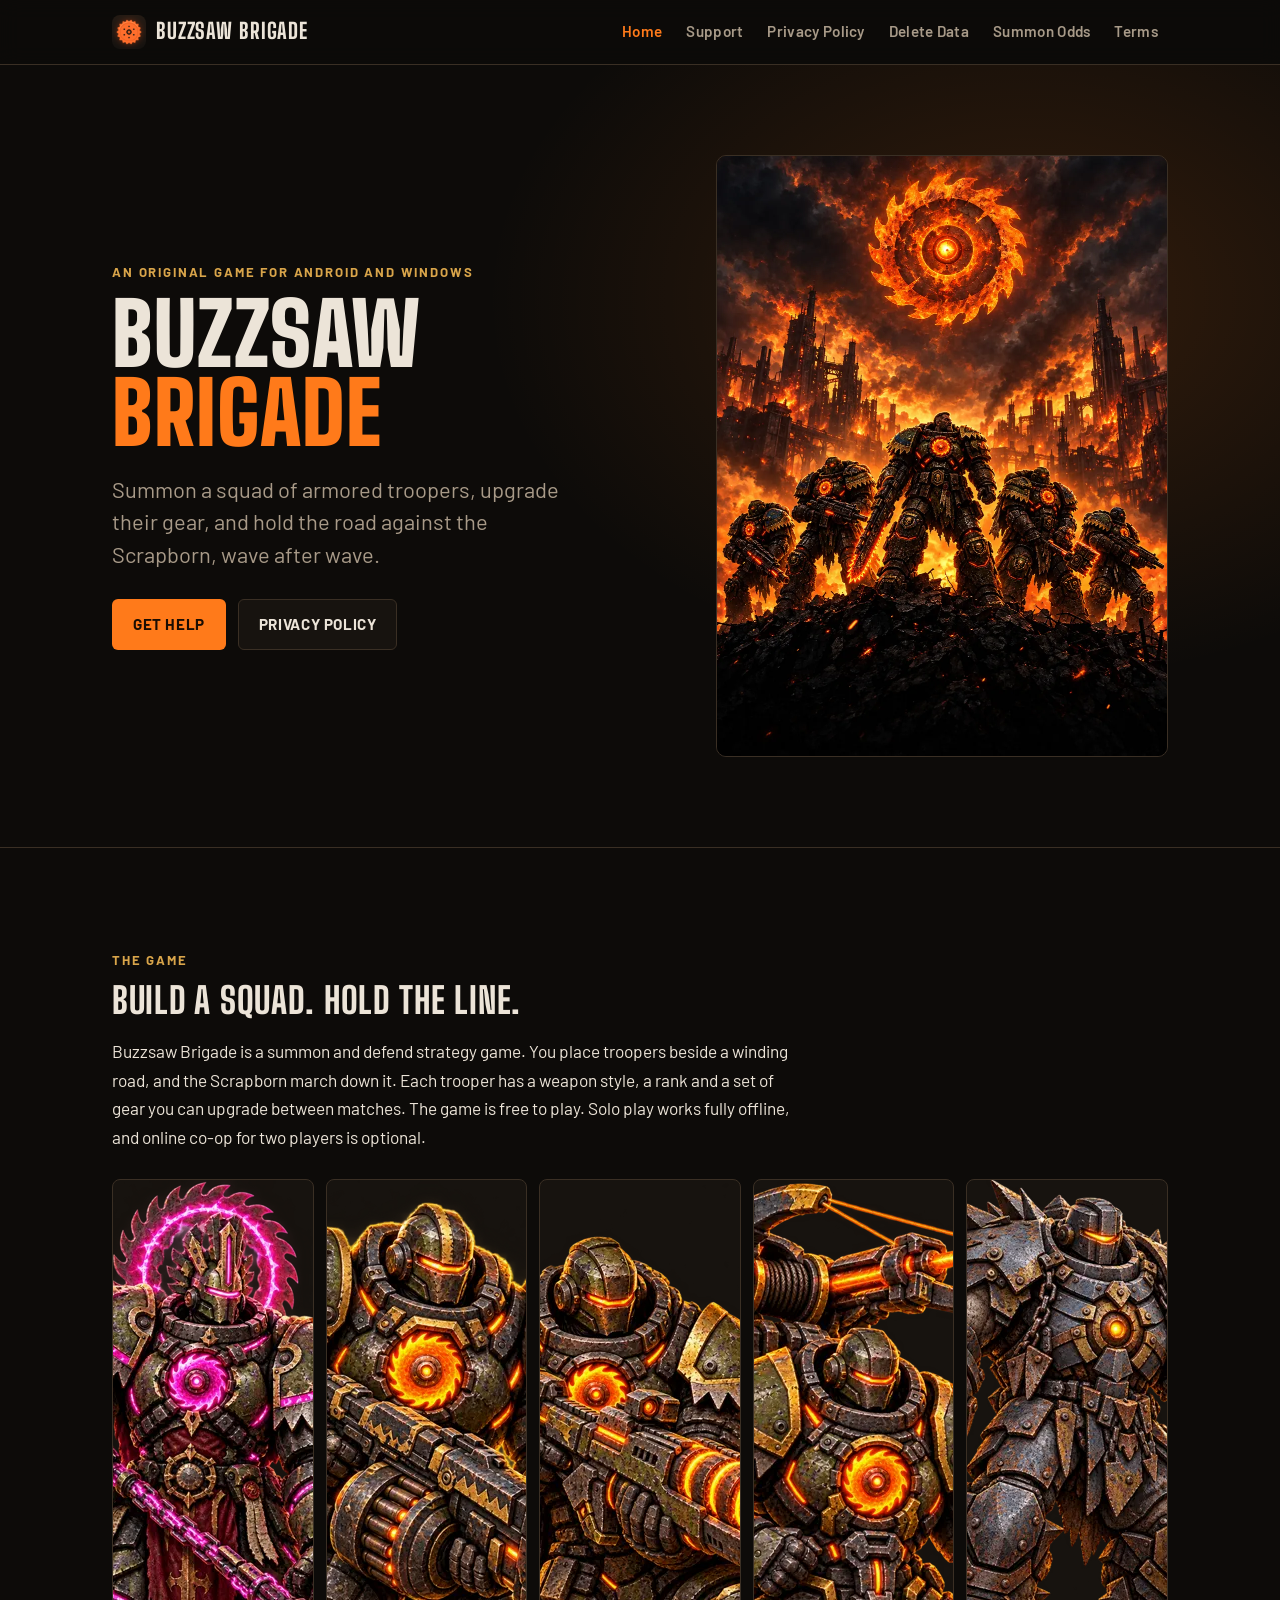
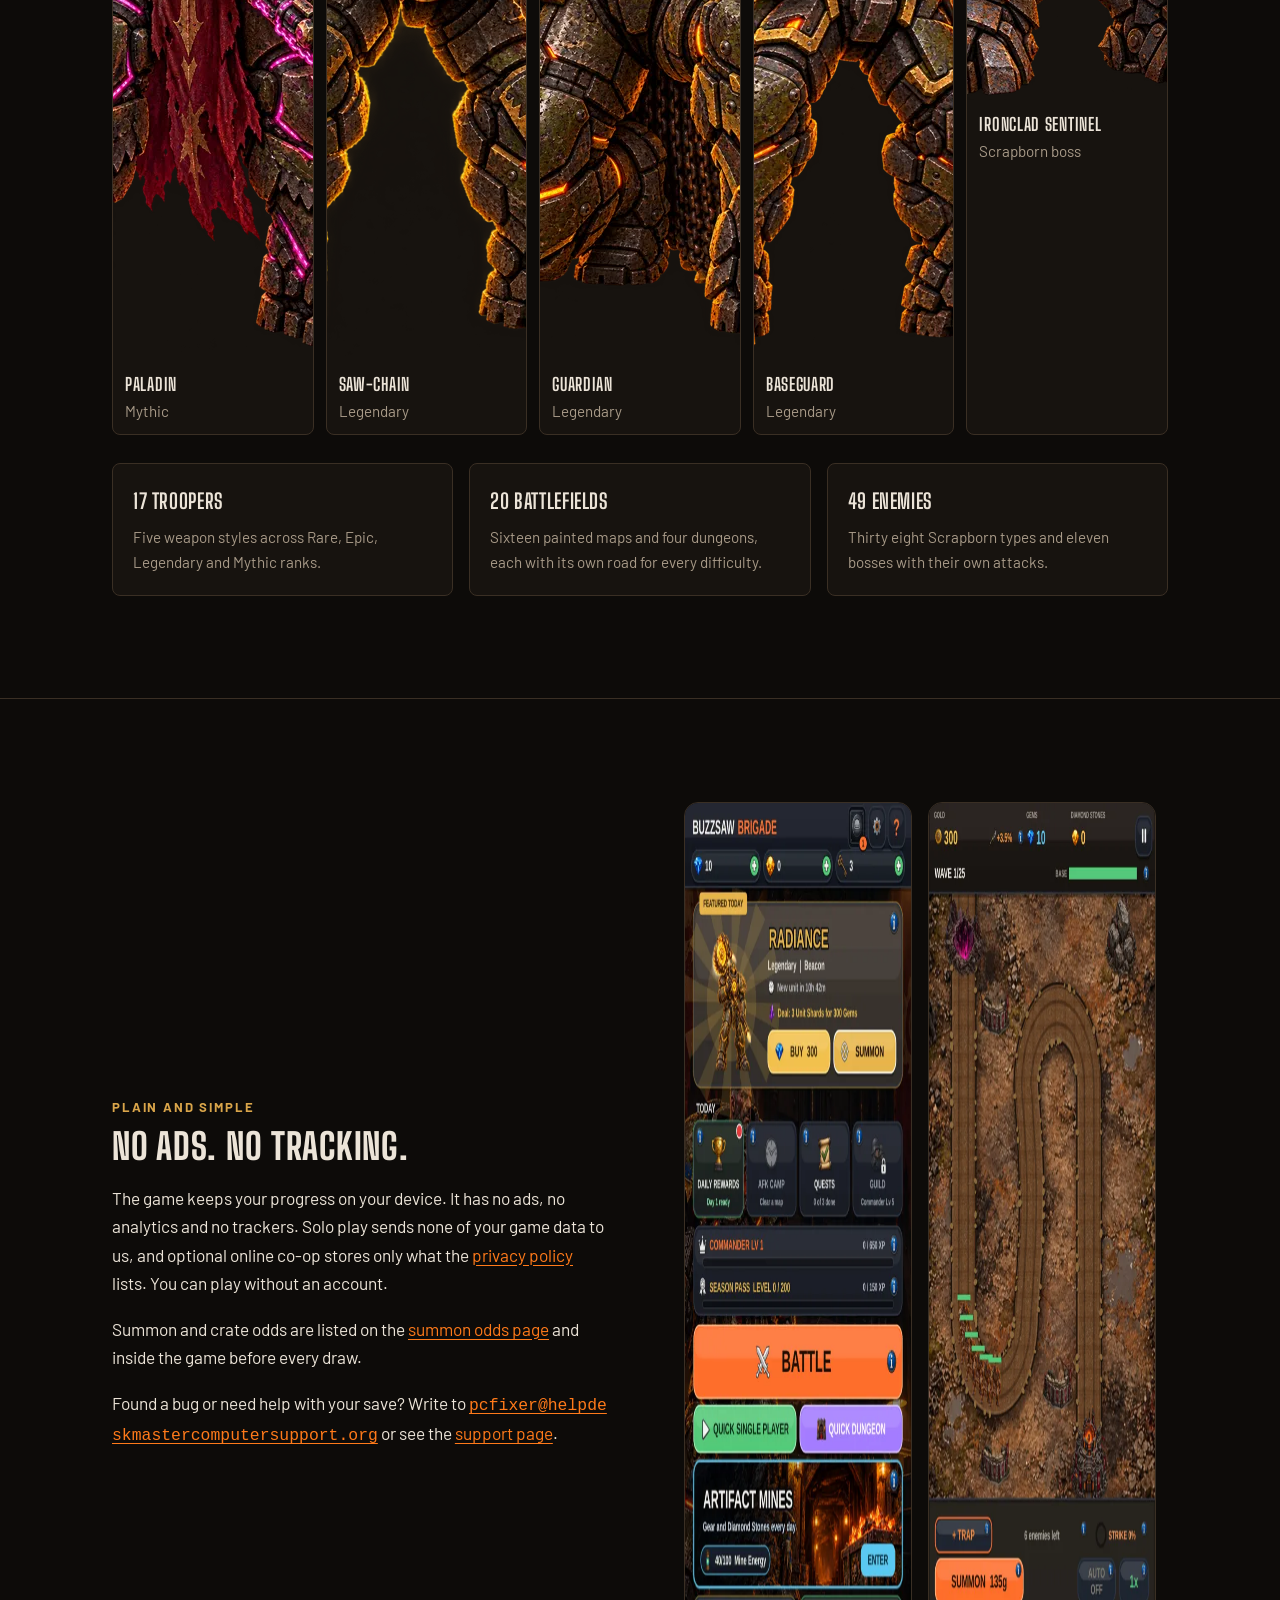
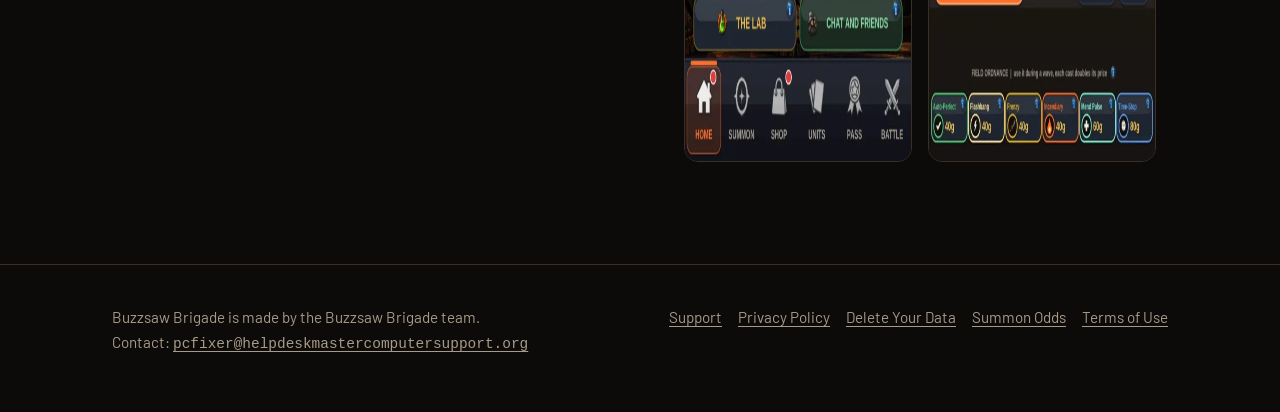
<file: index.html>
<!doctype html>
<html lang="en">
<head>
<meta charset="utf-8">
<meta name="viewport" content="width=device-width, initial-scale=1">
<title>Buzzsaw Brigade | Official site</title>
<meta name="description" content="Buzzsaw Brigade is a summon and defend strategy game for Android. Get help, read the privacy policy, and contact the developer.">
<link rel="canonical" href="https://buzzsawbrigade.github.io/">
<meta property="og:title" content="Buzzsaw Brigade | Official site">
<meta property="og:description" content="Buzzsaw Brigade is a summon and defend strategy game for Android. Get help, read the privacy policy, and contact the developer.">
<meta property="og:type" content="website">
<meta property="og:url" content="https://buzzsawbrigade.github.io/">
<meta property="og:image" content="https://buzzsawbrigade.github.io/img/og.jpg">
<meta name="theme-color" content="#0d0b09">
<link rel="icon" type="image/png" href="favicon.png">
<link rel="preconnect" href="https://fonts.googleapis.com">
<link rel="preconnect" href="https://fonts.gstatic.com" crossorigin>
<link href="https://fonts.googleapis.com/css2?family=Barlow:wght@400;600;700&family=Big+Shoulders+Display:wght@800;900&display=swap" rel="stylesheet">
<link rel="stylesheet" href="style.css">
</head>
<body>
<a class="skip" href="#main">Skip to content</a>
<header class="site-header">
  <div class="wrap">
    <a class="brand" href="index.html"><img src="img/icon-192.png" alt="" width="34" height="34"><span>Buzzsaw Brigade</span></a>
    <button class="menu-btn" type="button" aria-expanded="false" aria-controls="nav">Menu</button>
    <nav class="nav" id="nav" aria-label="Main"><a href="index.html" aria-current="page">Home</a><a href="support.html">Support</a><a href="privacy.html">Privacy Policy</a><a href="delete-data.html">Delete Data</a><a href="odds.html">Summon Odds</a><a href="terms.html">Terms</a></nav>
  </div>
</header>
<main id="main">
<section class="hero">
  <div class="wrap hero-grid">
    <div>
      <p class="kicker">An original game for Android and Windows</p>
      <h1>Buzzsaw <em>Brigade</em></h1>
      <p class="lead">Summon a squad of armored troopers, upgrade their gear, and hold the road against the Scrapborn, wave after wave.</p>
      <div class="btns">
        <a class="btn btn-primary" href="support.html">Get help</a>
        <a class="btn btn-ghost" href="privacy.html">Privacy policy</a>
      </div>
    </div>
    <div class="hero-art"><img src="img/hero.webp" alt="A squad of armored troopers stands on a ridge in front of a burning city under a glowing sawblade sun" width="900" height="1350" fetchpriority="high"></div>
  </div>
</section>

<section class="block">
  <div class="wrap">
    <p class="kicker">The game</p>
    <h2>Build a squad. Hold the line.</h2>
    <p class="prose">Buzzsaw Brigade is a summon and defend strategy game. You place troopers beside a winding road, and the Scrapborn march down it. Each trooper has a weapon style, a rank and a set of gear you can upgrade between matches. The game is free to play. Solo play works fully offline, and online co-op for two players is optional.</p>
    <div class="roster">
      <figure><img src="img/unit-paladin.webp" alt="Paladin, a mythic trooper in ornate armor holding a glowing pink saw glaive" width="520" height="780" loading="lazy"><figcaption><b>Paladin</b>Mythic</figcaption></figure>
      <figure><img src="img/unit-sawchain.webp" alt="Saw-Chain, a legendary trooper with a heavy saw cannon" width="520" height="780" loading="lazy"><figcaption><b>Saw-Chain</b>Legendary</figcaption></figure>
      <figure><img src="img/unit-guardian.webp" alt="Guardian, a legendary trooper with a long rifle" width="520" height="780" loading="lazy"><figcaption><b>Guardian</b>Legendary</figcaption></figure>
      <figure><img src="img/unit-baseguard.webp" alt="Baseguard, a legendary trooper with a tower shield" width="520" height="780" loading="lazy"><figcaption><b>Baseguard</b>Legendary</figcaption></figure>
      <figure><img src="img/boss-ironclad.webp" alt="Ironclad Sentinel, a hulking scrap metal boss with a cannon arm" width="520" height="520" loading="lazy"><figcaption><b>Ironclad Sentinel</b>Scrapborn boss</figcaption></figure>
    </div>
    <div class="facts">
      <div class="fact"><b>17 troopers</b><p>Five weapon styles across Rare, Epic, Legendary and Mythic ranks.</p></div>
      <div class="fact"><b>20 battlefields</b><p>Sixteen painted maps and four dungeons, each with its own road for every difficulty.</p></div>
      <div class="fact"><b>49 enemies</b><p>Thirty eight Scrapborn types and eleven bosses with their own attacks.</p></div>
    </div>
  </div>
</section>

<section class="block">
  <div class="wrap split">
    <div>
      <p class="kicker">Plain and simple</p>
      <h2>No ads. No tracking.</h2>
      <p>The game keeps your progress on your device. It has no ads, no analytics and no trackers. Solo play sends none of your game data to us, and optional online co-op stores only what the <a href="privacy.html#online">privacy policy</a> lists. You can play without an account.</p>
      <p>Summon and crate odds are listed on the <a href="odds.html">summon odds page</a> and inside the game before every draw.</p>
      <p>Found a bug or need help with your save? Write to <a class="email" href="mailto:pcfixer@helpdeskmastercomputersupport.org">pcfixer@helpdeskmastercomputersupport.org</a> or see the <a href="support.html">support page</a>.</p>
    </div>
    <div class="shots">
      <img src="img/shot-hub.webp" alt="The Buzzsaw Brigade home screen with the featured trooper and the battle button" width="540" height="960">
      <img src="img/shot-battle.webp" alt="The Foundry map, a winding road through a scorched factory yard" width="540" height="960">
    </div>
  </div>
</section>
</main>
<footer class="site-footer">
  <div class="wrap">
    <div>Buzzsaw Brigade is made by the Buzzsaw Brigade team.<br>Contact: <a class="email" href="mailto:pcfixer@helpdeskmastercomputersupport.org">pcfixer@helpdeskmastercomputersupport.org</a></div>
    <nav aria-label="Footer">
      <a href="support.html">Support</a>
      <a href="privacy.html">Privacy Policy</a>
      <a href="delete-data.html">Delete Your Data</a>
      <a href="odds.html">Summon Odds</a>
      <a href="terms.html">Terms of Use</a>
    </nav>
  </div>
</footer>
<script>
  (function () {
    var b = document.querySelector(".menu-btn"), n = document.getElementById("nav");
    if (!b || !n) return;
    b.addEventListener("click", function () {
      var open = n.classList.toggle("open");
      b.setAttribute("aria-expanded", open ? "true" : "false");
    });
  })();
</script>
</body>
</html>
</file>
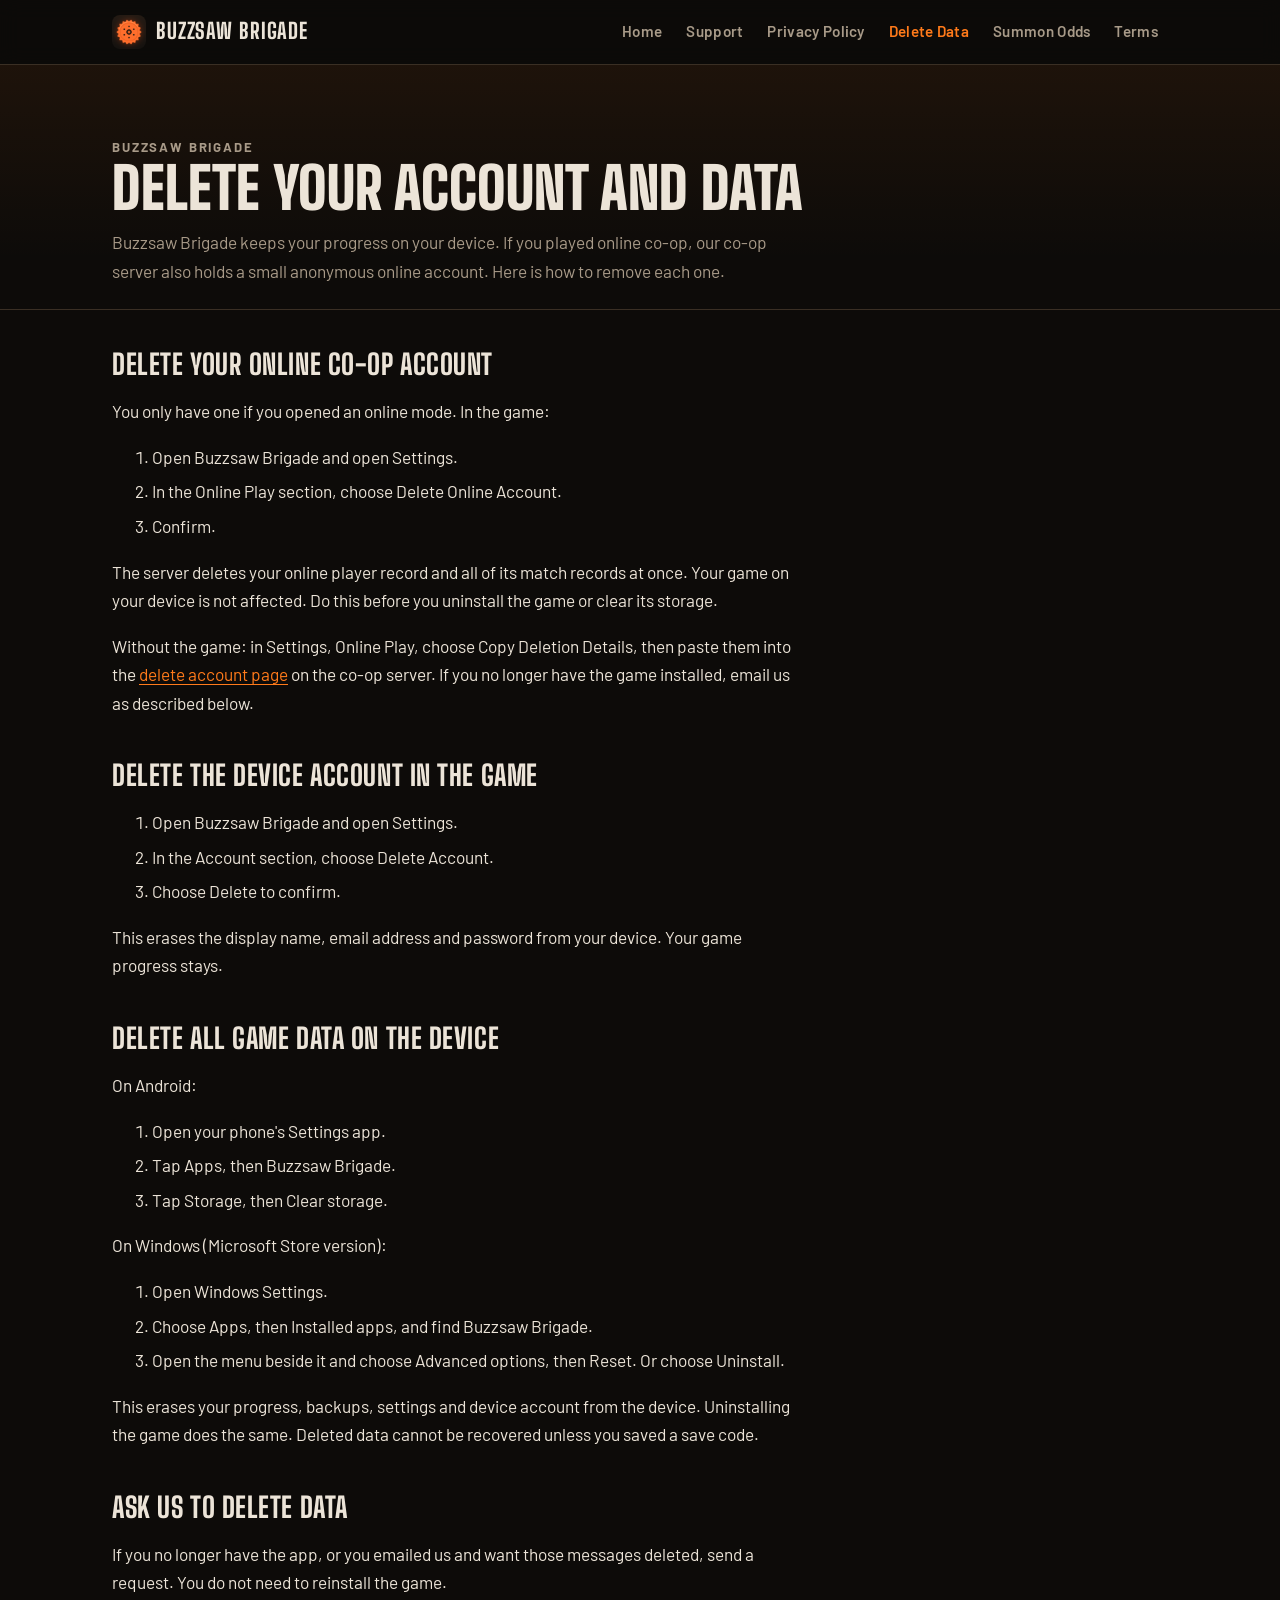
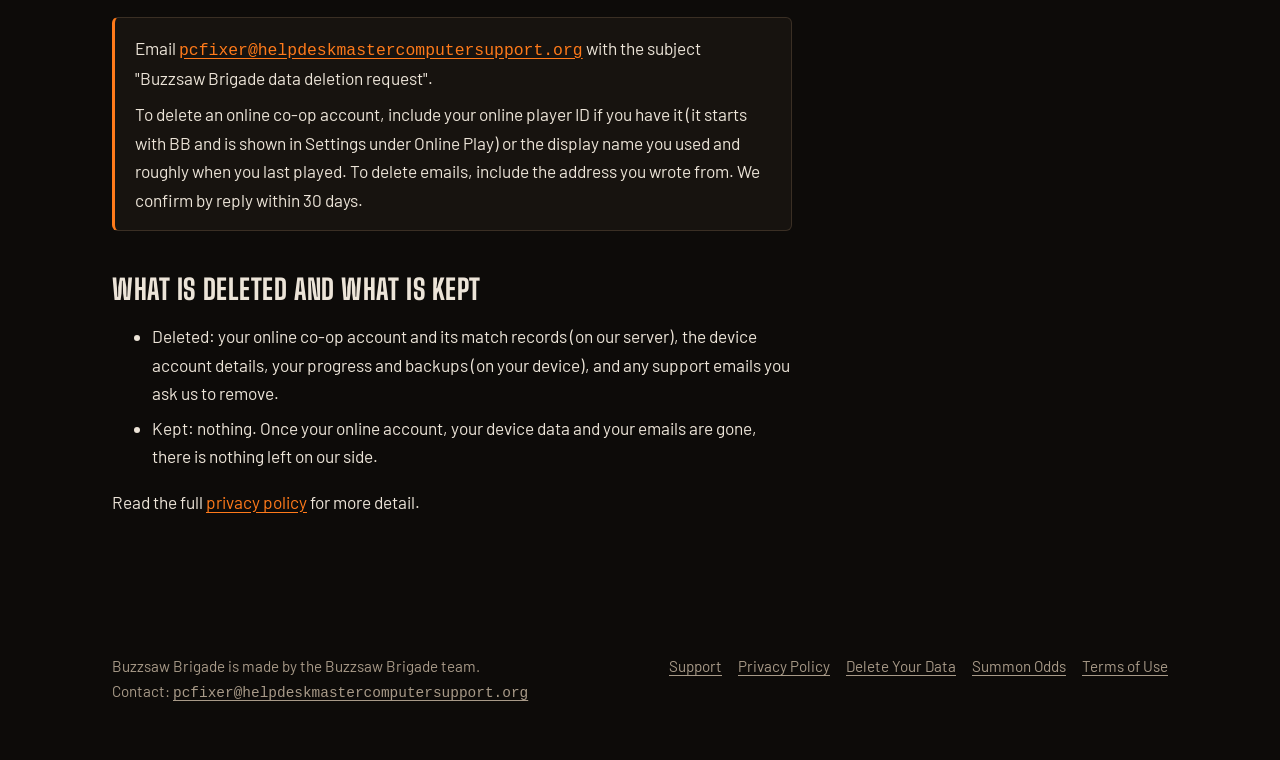
<file: delete-data.html>
<!doctype html>
<html lang="en">
<head>
<meta charset="utf-8">
<meta name="viewport" content="width=device-width, initial-scale=1">
<title>Delete your account and data | Buzzsaw Brigade</title>
<meta name="description" content="How to delete your Buzzsaw Brigade account and game data, in the app or by request to the developer, even if the app is no longer installed.">
<link rel="canonical" href="https://buzzsawbrigade.github.io/delete-data.html">
<meta property="og:title" content="Delete your account and data | Buzzsaw Brigade">
<meta property="og:description" content="How to delete your Buzzsaw Brigade account and game data, in the app or by request to the developer, even if the app is no longer installed.">
<meta property="og:type" content="website">
<meta property="og:url" content="https://buzzsawbrigade.github.io/delete-data.html">
<meta property="og:image" content="https://buzzsawbrigade.github.io/img/og.jpg">
<meta name="theme-color" content="#0d0b09">
<link rel="icon" type="image/png" href="favicon.png">
<link rel="preconnect" href="https://fonts.googleapis.com">
<link rel="preconnect" href="https://fonts.gstatic.com" crossorigin>
<link href="https://fonts.googleapis.com/css2?family=Barlow:wght@400;600;700&family=Big+Shoulders+Display:wght@800;900&display=swap" rel="stylesheet">
<link rel="stylesheet" href="style.css">
</head>
<body>
<a class="skip" href="#main">Skip to content</a>
<header class="site-header">
  <div class="wrap">
    <a class="brand" href="index.html"><img src="img/icon-192.png" alt="" width="34" height="34"><span>Buzzsaw Brigade</span></a>
    <button class="menu-btn" type="button" aria-expanded="false" aria-controls="nav">Menu</button>
    <nav class="nav" id="nav" aria-label="Main"><a href="index.html">Home</a><a href="support.html">Support</a><a href="privacy.html">Privacy Policy</a><a href="delete-data.html" aria-current="page">Delete Data</a><a href="odds.html">Summon Odds</a><a href="terms.html">Terms</a></nav>
  </div>
</header>
<main id="main">
<div class="page-head"><div class="wrap">
  <p class="kicker">Buzzsaw Brigade</p>
  <h1>Delete your account and data</h1>
  <p>Buzzsaw Brigade keeps your progress on your device. If you played online co-op, our co-op server also holds a small anonymous online account. Here is how to remove each one.</p>
</div></div>

<div class="wrap" style="padding:40px clamp(16px,4vw,32px) 80px">
  <div class="prose">
    <h2 id="online">Delete your online co-op account</h2>
    <p>You only have one if you opened an online mode. In the game:</p>
    <ol>
      <li>Open Buzzsaw Brigade and open Settings.</li>
      <li>In the Online Play section, choose Delete Online Account.</li>
      <li>Confirm.</li>
    </ol>
    <p>The server deletes your online player record and all of its match records at once. Your game on your device is not affected. Do this before you uninstall the game or clear its storage.</p>
    <p>Without the game: in Settings, Online Play, choose Copy Deletion Details, then paste them into the <a href="https://buzzsaw-brigade.buzzsaw-brigade.workers.dev/delete-account">delete account page</a> on the co-op server. If you no longer have the game installed, email us as described below.</p>

    <h2 id="in-app">Delete the device account in the game</h2>
    <ol>
      <li>Open Buzzsaw Brigade and open Settings.</li>
      <li>In the Account section, choose Delete Account.</li>
      <li>Choose Delete to confirm.</li>
    </ol>
    <p>This erases the display name, email address and password from your device. Your game progress stays.</p>

    <h2 id="everything">Delete all game data on the device</h2>
    <p>On Android:</p>
    <ol>
      <li>Open your phone's Settings app.</li>
      <li>Tap Apps, then Buzzsaw Brigade.</li>
      <li>Tap Storage, then Clear storage.</li>
    </ol>
    <p>On Windows (Microsoft Store version):</p>
    <ol>
      <li>Open Windows Settings.</li>
      <li>Choose Apps, then Installed apps, and find Buzzsaw Brigade.</li>
      <li>Open the menu beside it and choose Advanced options, then Reset. Or choose Uninstall.</li>
    </ol>
    <p>This erases your progress, backups, settings and device account from the device. Uninstalling the game does the same. Deleted data cannot be recovered unless you saved a save code.</p>

    <h2 id="request">Ask us to delete data</h2>
    <p>If you no longer have the app, or you emailed us and want those messages deleted, send a request. You do not need to reinstall the game.</p>
    <div class="callout">
      <p>Email <a class="email" href="mailto:pcfixer@helpdeskmastercomputersupport.org?subject=Buzzsaw%20Brigade%20data%20deletion%20request">pcfixer@helpdeskmastercomputersupport.org</a> with the subject "Buzzsaw Brigade data deletion request".</p>
      <p>To delete an online co-op account, include your online player ID if you have it (it starts with BB and is shown in Settings under Online Play) or the display name you used and roughly when you last played. To delete emails, include the address you wrote from. We confirm by reply within 30 days.</p>
    </div>
    <h2 id="what">What is deleted and what is kept</h2>
    <ul>
      <li>Deleted: your online co-op account and its match records (on our server), the device account details, your progress and backups (on your device), and any support emails you ask us to remove.</li>
      <li>Kept: nothing. Once your online account, your device data and your emails are gone, there is nothing left on our side.</li>
    </ul>
    <p>Read the full <a href="privacy.html">privacy policy</a> for more detail.</p>
  </div>
</div>
</main>
<footer class="site-footer">
  <div class="wrap">
    <div>Buzzsaw Brigade is made by the Buzzsaw Brigade team.<br>Contact: <a class="email" href="mailto:pcfixer@helpdeskmastercomputersupport.org">pcfixer@helpdeskmastercomputersupport.org</a></div>
    <nav aria-label="Footer">
      <a href="support.html">Support</a>
      <a href="privacy.html">Privacy Policy</a>
      <a href="delete-data.html">Delete Your Data</a>
      <a href="odds.html">Summon Odds</a>
      <a href="terms.html">Terms of Use</a>
    </nav>
  </div>
</footer>
<script>
  (function () {
    var b = document.querySelector(".menu-btn"), n = document.getElementById("nav");
    if (!b || !n) return;
    b.addEventListener("click", function () {
      var open = n.classList.toggle("open");
      b.setAttribute("aria-expanded", open ? "true" : "false");
    });
  })();
</script>
</body>
</html>
</file>
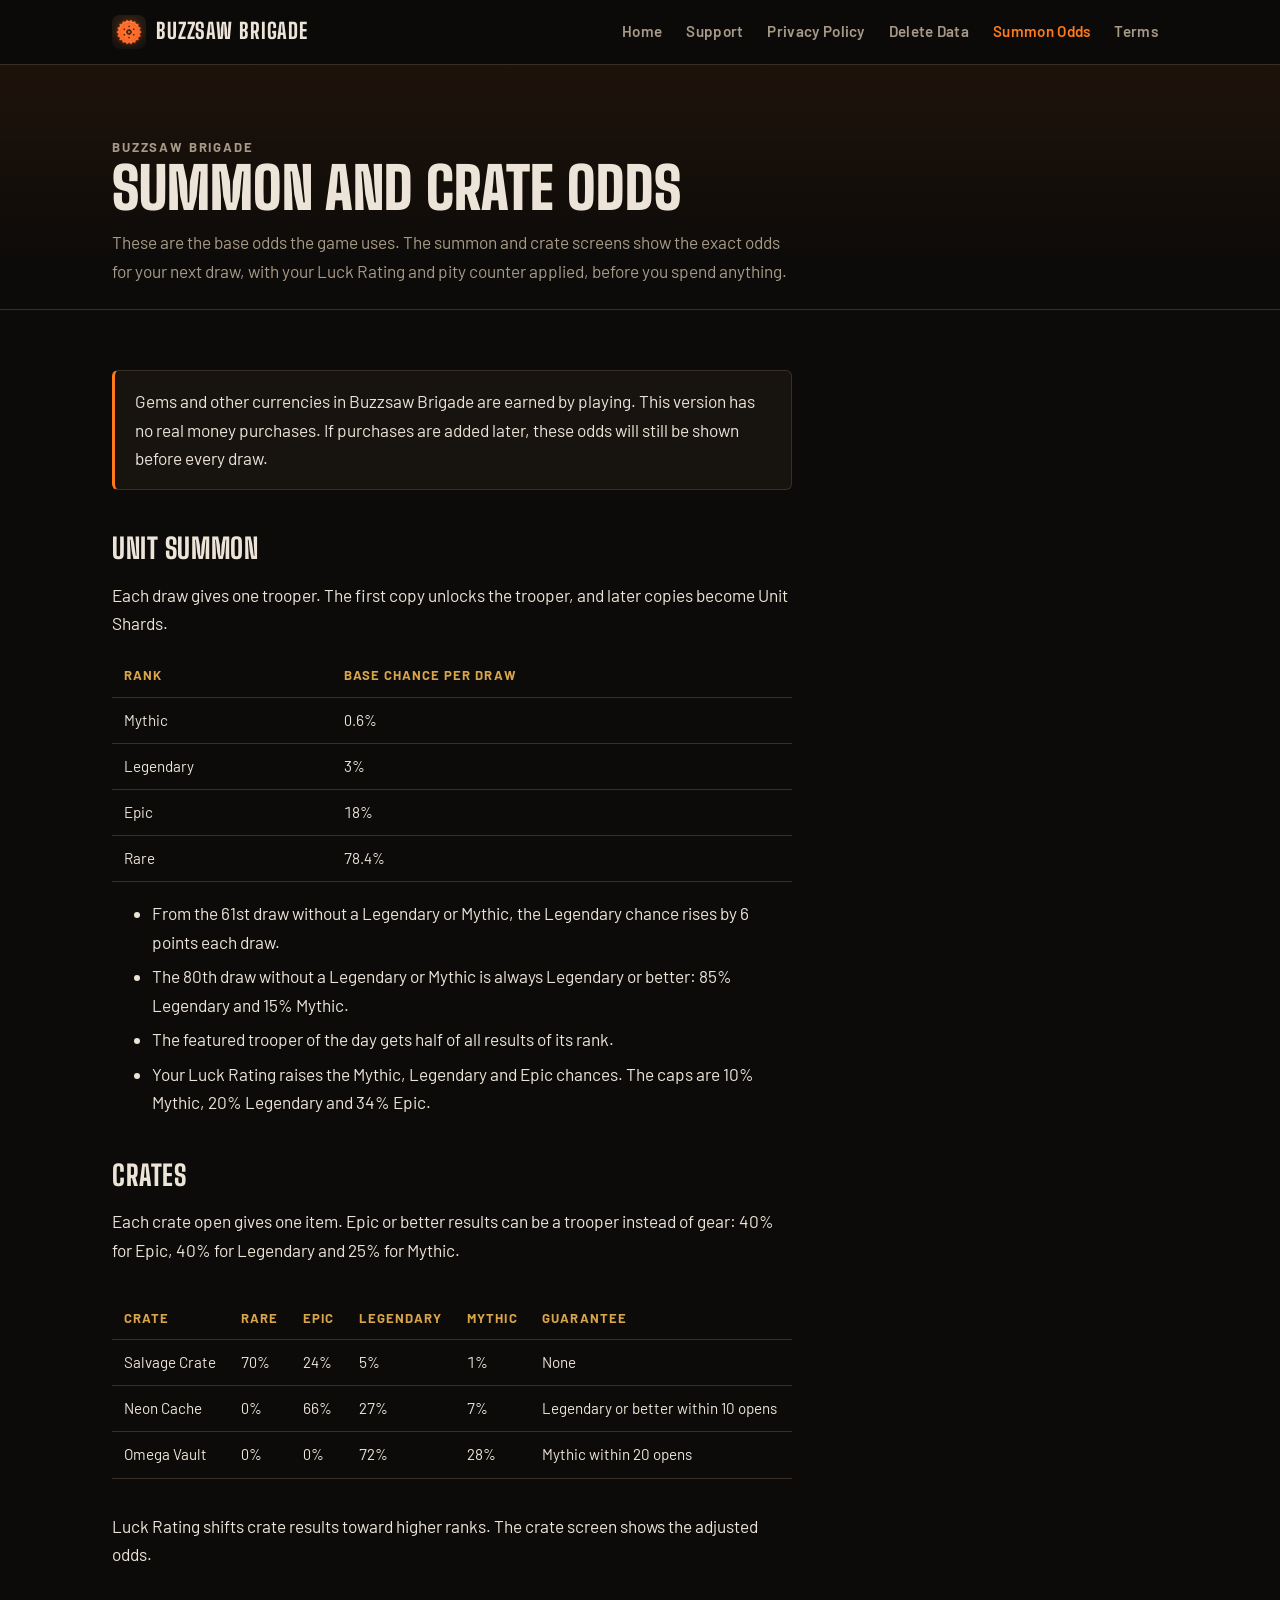
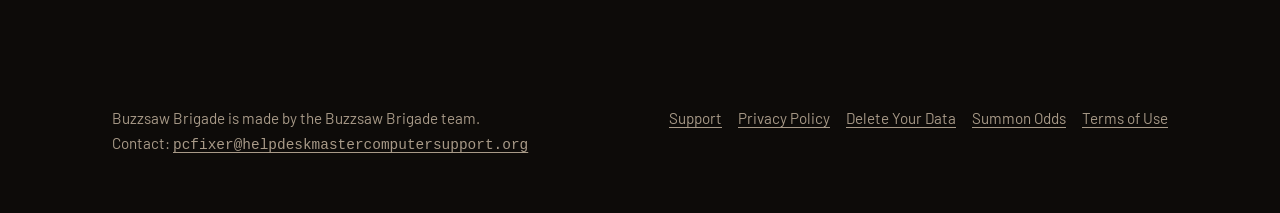
<file: odds.html>
<!doctype html>
<html lang="en">
<head>
<meta charset="utf-8">
<meta name="viewport" content="width=device-width, initial-scale=1">
<title>Summon and crate odds | Buzzsaw Brigade</title>
<meta name="description" content="The published odds for Unit Summon draws and every crate in Buzzsaw Brigade, including pity rules and featured unit rates.">
<link rel="canonical" href="https://buzzsawbrigade.github.io/odds.html">
<meta property="og:title" content="Summon and crate odds | Buzzsaw Brigade">
<meta property="og:description" content="The published odds for Unit Summon draws and every crate in Buzzsaw Brigade, including pity rules and featured unit rates.">
<meta property="og:type" content="website">
<meta property="og:url" content="https://buzzsawbrigade.github.io/odds.html">
<meta property="og:image" content="https://buzzsawbrigade.github.io/img/og.jpg">
<meta name="theme-color" content="#0d0b09">
<link rel="icon" type="image/png" href="favicon.png">
<link rel="preconnect" href="https://fonts.googleapis.com">
<link rel="preconnect" href="https://fonts.gstatic.com" crossorigin>
<link href="https://fonts.googleapis.com/css2?family=Barlow:wght@400;600;700&family=Big+Shoulders+Display:wght@800;900&display=swap" rel="stylesheet">
<link rel="stylesheet" href="style.css">
</head>
<body>
<a class="skip" href="#main">Skip to content</a>
<header class="site-header">
  <div class="wrap">
    <a class="brand" href="index.html"><img src="img/icon-192.png" alt="" width="34" height="34"><span>Buzzsaw Brigade</span></a>
    <button class="menu-btn" type="button" aria-expanded="false" aria-controls="nav">Menu</button>
    <nav class="nav" id="nav" aria-label="Main"><a href="index.html">Home</a><a href="support.html">Support</a><a href="privacy.html">Privacy Policy</a><a href="delete-data.html">Delete Data</a><a href="odds.html" aria-current="page">Summon Odds</a><a href="terms.html">Terms</a></nav>
  </div>
</header>
<main id="main">
<div class="page-head"><div class="wrap">
  <p class="kicker">Buzzsaw Brigade</p>
  <h1>Summon and crate odds</h1>
  <p>These are the base odds the game uses. The summon and crate screens show the exact odds for your next draw, with your Luck Rating and pity counter applied, before you spend anything.</p>
</div></div>

<div class="wrap" style="padding:40px clamp(16px,4vw,32px) 80px">
  <div class="prose">
    <div class="callout"><p>Gems and other currencies in Buzzsaw Brigade are earned by playing. This version has no real money purchases. If purchases are added later, these odds will still be shown before every draw.</p></div>

    <h2 id="summon">Unit Summon</h2>
    <p>Each draw gives one trooper. The first copy unlocks the trooper, and later copies become Unit Shards.</p>
    <table>
      <thead><tr><th>Rank</th><th>Base chance per draw</th></tr></thead>
      <tbody>
        <tr><td>Mythic</td><td class="num">0.6%</td></tr>
        <tr><td>Legendary</td><td class="num">3%</td></tr>
        <tr><td>Epic</td><td class="num">18%</td></tr>
        <tr><td>Rare</td><td class="num">78.4%</td></tr>
      </tbody>
    </table>
    <ul>
      <li>From the 61st draw without a Legendary or Mythic, the Legendary chance rises by 6 points each draw.</li>
      <li>The 80th draw without a Legendary or Mythic is always Legendary or better: 85% Legendary and 15% Mythic.</li>
      <li>The featured trooper of the day gets half of all results of its rank.</li>
      <li>Your Luck Rating raises the Mythic, Legendary and Epic chances. The caps are 10% Mythic, 20% Legendary and 34% Epic.</li>
    </ul>

    <h2 id="crates">Crates</h2>
    <p>Each crate open gives one item. Epic or better results can be a trooper instead of gear: 40% for Epic, 40% for Legendary and 25% for Mythic.</p>
    <div style="overflow-x:auto"><table>
      <thead><tr><th>Crate</th><th>Rare</th><th>Epic</th><th>Legendary</th><th>Mythic</th><th>Guarantee</th></tr></thead>
      <tbody>
        <tr><td>Salvage Crate</td><td class="num">70%</td><td class="num">24%</td><td class="num">5%</td><td class="num">1%</td><td>None</td></tr>
        <tr><td>Neon Cache</td><td class="num">0%</td><td class="num">66%</td><td class="num">27%</td><td class="num">7%</td><td>Legendary or better within 10 opens</td></tr>
        <tr><td>Omega Vault</td><td class="num">0%</td><td class="num">0%</td><td class="num">72%</td><td class="num">28%</td><td>Mythic within 20 opens</td></tr>
      </tbody>
    </table></div>
    <p>Luck Rating shifts crate results toward higher ranks. The crate screen shows the adjusted odds.</p>
  </div>
</div>
</main>
<footer class="site-footer">
  <div class="wrap">
    <div>Buzzsaw Brigade is made by the Buzzsaw Brigade team.<br>Contact: <a class="email" href="mailto:pcfixer@helpdeskmastercomputersupport.org">pcfixer@helpdeskmastercomputersupport.org</a></div>
    <nav aria-label="Footer">
      <a href="support.html">Support</a>
      <a href="privacy.html">Privacy Policy</a>
      <a href="delete-data.html">Delete Your Data</a>
      <a href="odds.html">Summon Odds</a>
      <a href="terms.html">Terms of Use</a>
    </nav>
  </div>
</footer>
<script>
  (function () {
    var b = document.querySelector(".menu-btn"), n = document.getElementById("nav");
    if (!b || !n) return;
    b.addEventListener("click", function () {
      var open = n.classList.toggle("open");
      b.setAttribute("aria-expanded", open ? "true" : "false");
    });
  })();
</script>
</body>
</html>
</file>
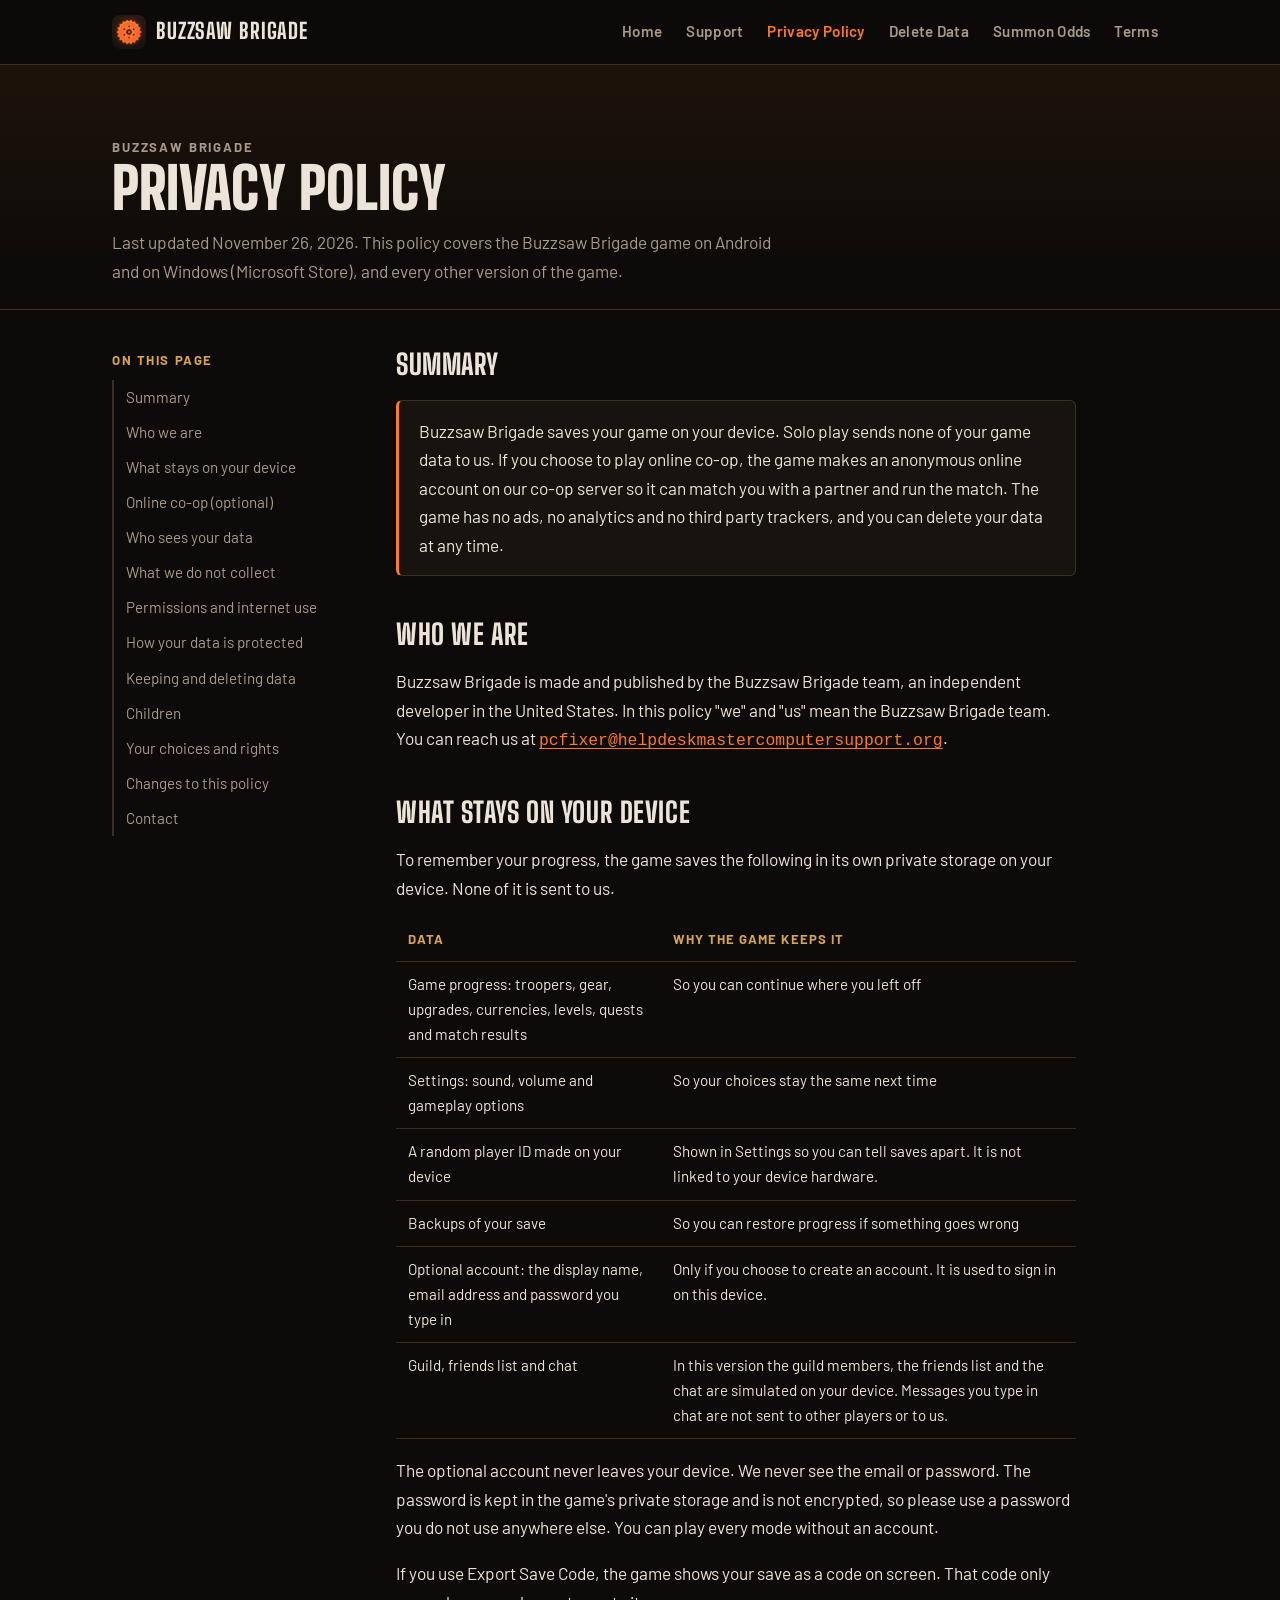
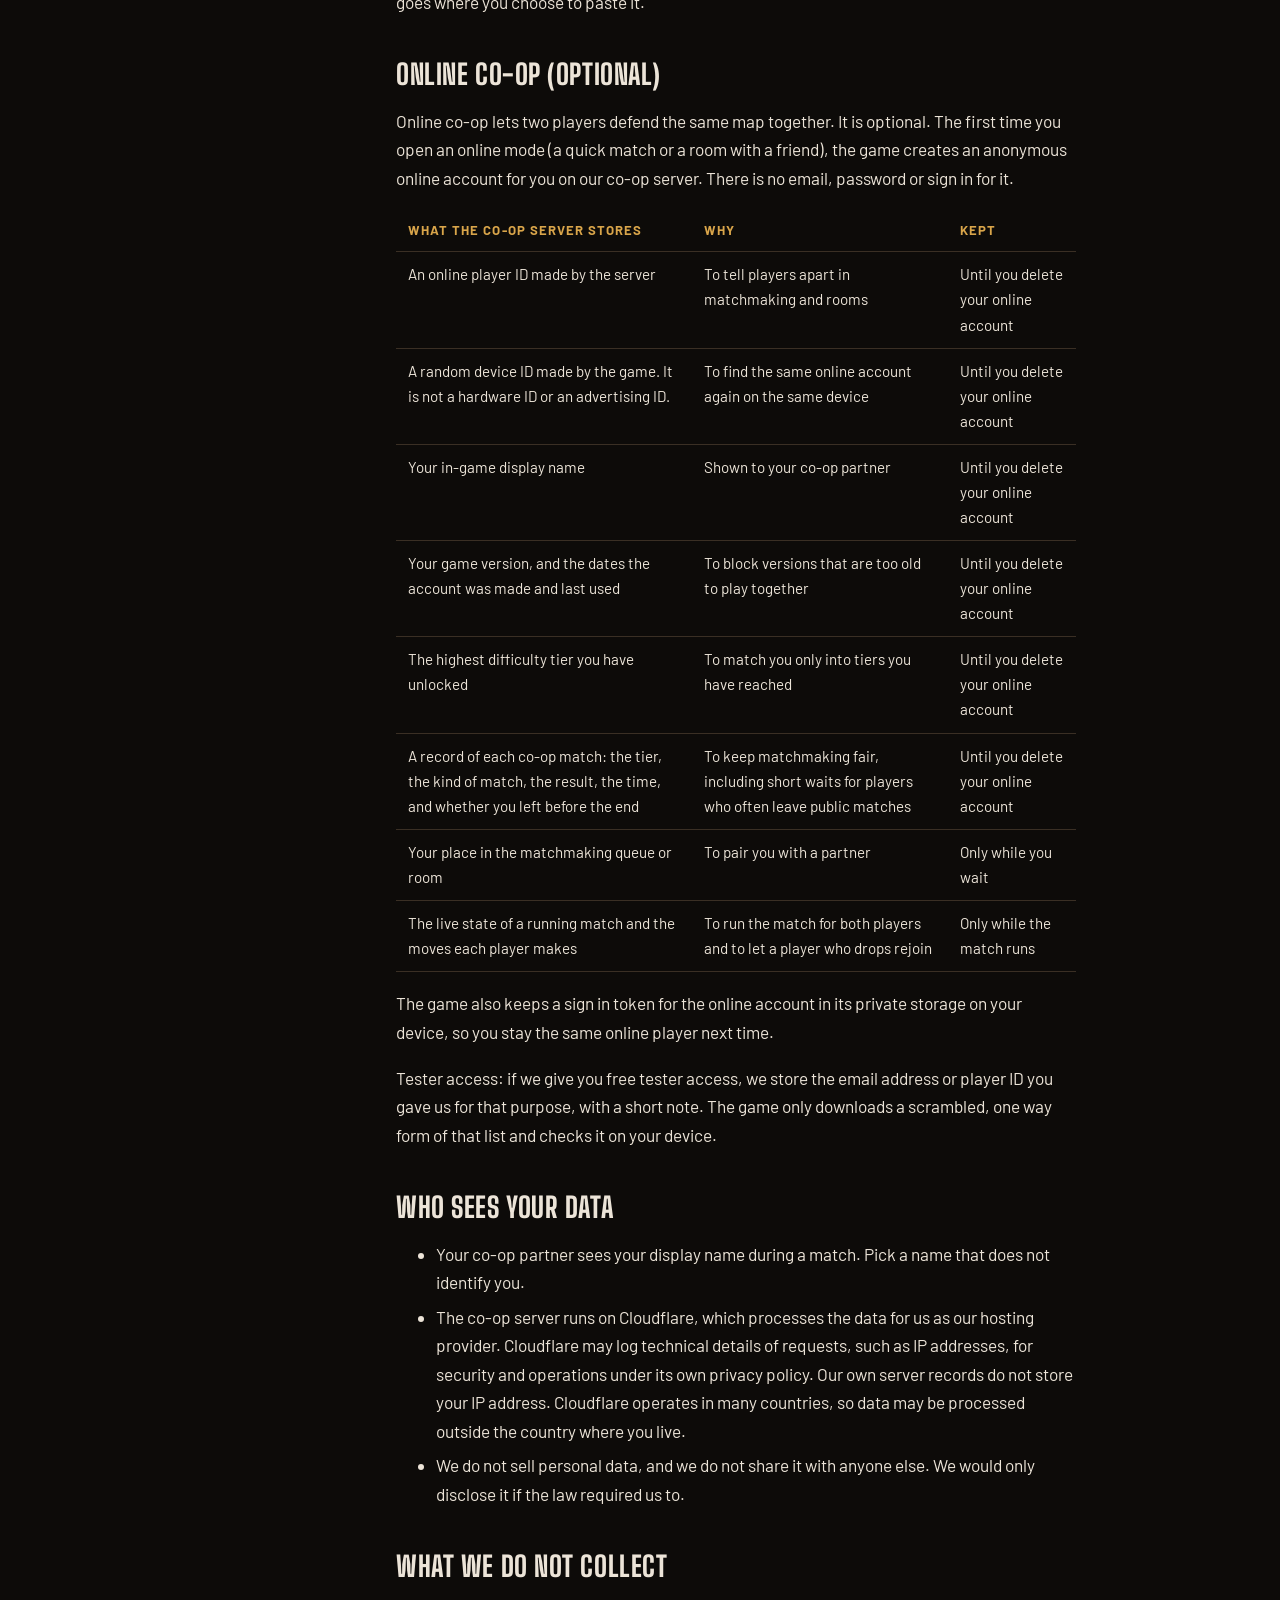
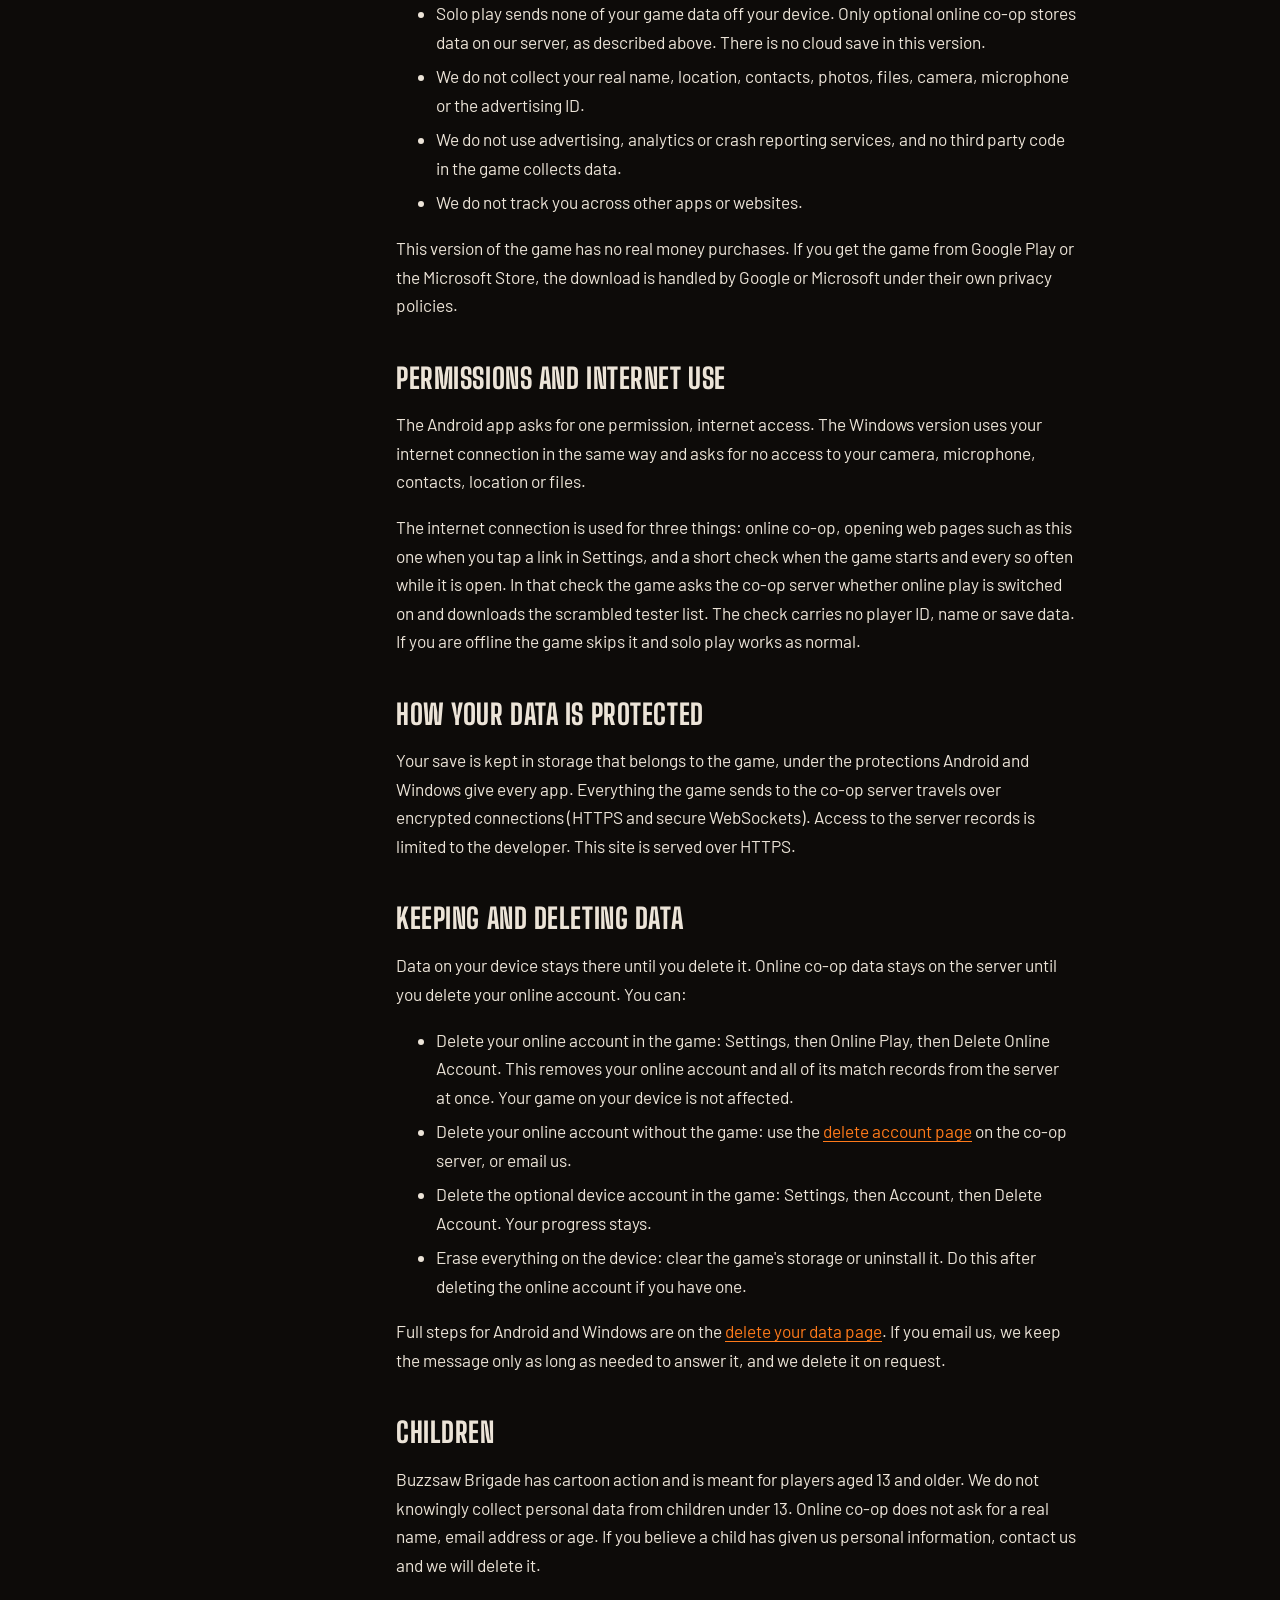
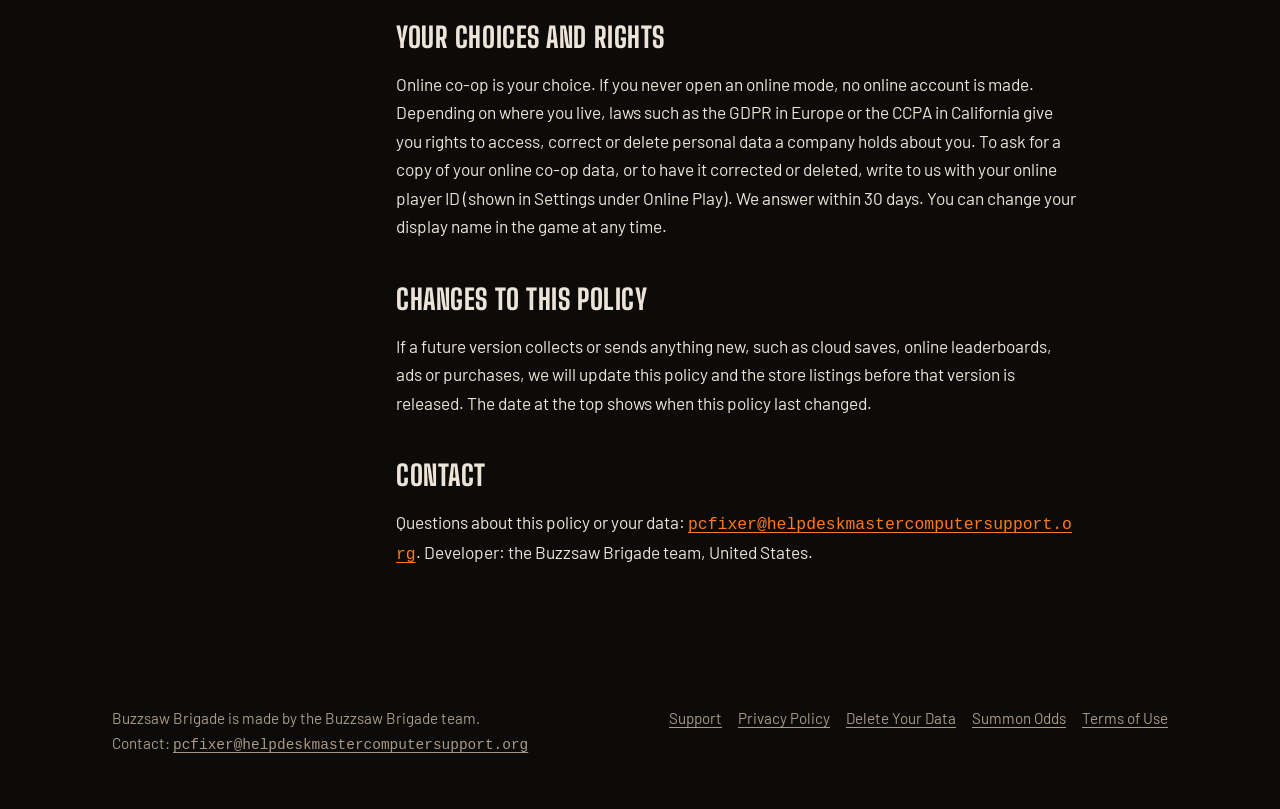
<file: privacy.html>
<!doctype html>
<html lang="en">
<head>
<meta charset="utf-8">
<meta name="viewport" content="width=device-width, initial-scale=1">
<title>Privacy Policy | Buzzsaw Brigade</title>
<meta name="description" content="Privacy policy for the Buzzsaw Brigade game on Android and Windows. What the game saves on your device, what optional online co-op stores on our server, and how to delete your data.">
<link rel="canonical" href="https://buzzsawbrigade.github.io/privacy.html">
<meta property="og:title" content="Privacy Policy | Buzzsaw Brigade">
<meta property="og:description" content="Privacy policy for the Buzzsaw Brigade game on Android and Windows. What the game saves on your device, what optional online co-op stores on our server, and how to delete your data.">
<meta property="og:type" content="website">
<meta property="og:url" content="https://buzzsawbrigade.github.io/privacy.html">
<meta property="og:image" content="https://buzzsawbrigade.github.io/img/og.jpg">
<meta name="theme-color" content="#0d0b09">
<link rel="icon" type="image/png" href="favicon.png">
<link rel="preconnect" href="https://fonts.googleapis.com">
<link rel="preconnect" href="https://fonts.gstatic.com" crossorigin>
<link href="https://fonts.googleapis.com/css2?family=Barlow:wght@400;600;700&family=Big+Shoulders+Display:wght@800;900&display=swap" rel="stylesheet">
<link rel="stylesheet" href="style.css">
</head>
<body>
<a class="skip" href="#main">Skip to content</a>
<header class="site-header">
  <div class="wrap">
    <a class="brand" href="index.html"><img src="img/icon-192.png" alt="" width="34" height="34"><span>Buzzsaw Brigade</span></a>
    <button class="menu-btn" type="button" aria-expanded="false" aria-controls="nav">Menu</button>
    <nav class="nav" id="nav" aria-label="Main"><a href="index.html">Home</a><a href="support.html">Support</a><a href="privacy.html" aria-current="page">Privacy Policy</a><a href="delete-data.html">Delete Data</a><a href="odds.html">Summon Odds</a><a href="terms.html">Terms</a></nav>
  </div>
</header>
<main id="main">
<div class="page-head"><div class="wrap">
  <p class="kicker">Buzzsaw Brigade</p>
  <h1>Privacy Policy</h1>
  <p>Last updated November 26, 2026. This policy covers the Buzzsaw Brigade game on Android and on Windows (Microsoft Store), and every other version of the game.</p>
</div></div>

<div class="wrap doc">
  <nav class="toc" aria-label="On this page">
    <p>On this page</p>
    <a href="#summary">Summary</a>
    <a href="#who">Who we are</a>
    <a href="#stored">What stays on your device</a>
    <a href="#online">Online co-op (optional)</a>
    <a href="#shared">Who sees your data</a>
    <a href="#not-collected">What we do not collect</a>
    <a href="#permissions">Permissions and internet use</a>
    <a href="#security">How your data is protected</a>
    <a href="#retention">Keeping and deleting data</a>
    <a href="#children">Children</a>
    <a href="#rights">Your choices and rights</a>
    <a href="#changes">Changes to this policy</a>
    <a href="#contact">Contact</a>
  </nav>
  <article class="prose">
    <h2 id="summary">Summary</h2>
    <div class="callout">
      <p>Buzzsaw Brigade saves your game on your device. Solo play sends none of your game data to us. If you choose to play online co-op, the game makes an anonymous online account on our co-op server so it can match you with a partner and run the match. The game has no ads, no analytics and no third party trackers, and you can delete your data at any time.</p>
    </div>

    <h2 id="who">Who we are</h2>
    <p>Buzzsaw Brigade is made and published by the Buzzsaw Brigade team, an independent developer in the United States. In this policy "we" and "us" mean the Buzzsaw Brigade team. You can reach us at <a class="email" href="mailto:pcfixer@helpdeskmastercomputersupport.org">pcfixer@helpdeskmastercomputersupport.org</a>.</p>

    <h2 id="stored">What stays on your device</h2>
    <p>To remember your progress, the game saves the following in its own private storage on your device. None of it is sent to us.</p>
    <table>
      <thead><tr><th>Data</th><th>Why the game keeps it</th></tr></thead>
      <tbody>
        <tr><td>Game progress: troopers, gear, upgrades, currencies, levels, quests and match results</td><td>So you can continue where you left off</td></tr>
        <tr><td>Settings: sound, volume and gameplay options</td><td>So your choices stay the same next time</td></tr>
        <tr><td>A random player ID made on your device</td><td>Shown in Settings so you can tell saves apart. It is not linked to your device hardware.</td></tr>
        <tr><td>Backups of your save</td><td>So you can restore progress if something goes wrong</td></tr>
        <tr><td>Optional account: the display name, email address and password you type in</td><td>Only if you choose to create an account. It is used to sign in on this device.</td></tr>
        <tr><td>Guild, friends list and chat</td><td>In this version the guild members, the friends list and the chat are simulated on your device. Messages you type in chat are not sent to other players or to us.</td></tr>
      </tbody>
    </table>
    <p>The optional account never leaves your device. We never see the email or password. The password is kept in the game's private storage and is not encrypted, so please use a password you do not use anywhere else. You can play every mode without an account.</p>
    <p>If you use Export Save Code, the game shows your save as a code on screen. That code only goes where you choose to paste it.</p>

    <h2 id="online">Online co-op (optional)</h2>
    <p>Online co-op lets two players defend the same map together. It is optional. The first time you open an online mode (a quick match or a room with a friend), the game creates an anonymous online account for you on our co-op server. There is no email, password or sign in for it.</p>
    <table>
      <thead><tr><th>What the co-op server stores</th><th>Why</th><th>Kept</th></tr></thead>
      <tbody>
        <tr><td>An online player ID made by the server</td><td>To tell players apart in matchmaking and rooms</td><td>Until you delete your online account</td></tr>
        <tr><td>A random device ID made by the game. It is not a hardware ID or an advertising ID.</td><td>To find the same online account again on the same device</td><td>Until you delete your online account</td></tr>
        <tr><td>Your in-game display name</td><td>Shown to your co-op partner</td><td>Until you delete your online account</td></tr>
        <tr><td>Your game version, and the dates the account was made and last used</td><td>To block versions that are too old to play together</td><td>Until you delete your online account</td></tr>
        <tr><td>The highest difficulty tier you have unlocked</td><td>To match you only into tiers you have reached</td><td>Until you delete your online account</td></tr>
        <tr><td>A record of each co-op match: the tier, the kind of match, the result, the time, and whether you left before the end</td><td>To keep matchmaking fair, including short waits for players who often leave public matches</td><td>Until you delete your online account</td></tr>
        <tr><td>Your place in the matchmaking queue or room</td><td>To pair you with a partner</td><td>Only while you wait</td></tr>
        <tr><td>The live state of a running match and the moves each player makes</td><td>To run the match for both players and to let a player who drops rejoin</td><td>Only while the match runs</td></tr>
      </tbody>
    </table>
    <p>The game also keeps a sign in token for the online account in its private storage on your device, so you stay the same online player next time.</p>
    <p>Tester access: if we give you free tester access, we store the email address or player ID you gave us for that purpose, with a short note. The game only downloads a scrambled, one way form of that list and checks it on your device.</p>

    <h2 id="shared">Who sees your data</h2>
    <ul>
      <li>Your co-op partner sees your display name during a match. Pick a name that does not identify you.</li>
      <li>The co-op server runs on Cloudflare, which processes the data for us as our hosting provider. Cloudflare may log technical details of requests, such as IP addresses, for security and operations under its own privacy policy. Our own server records do not store your IP address. Cloudflare operates in many countries, so data may be processed outside the country where you live.</li>
      <li>We do not sell personal data, and we do not share it with anyone else. We would only disclose it if the law required us to.</li>
    </ul>

    <h2 id="not-collected">What we do not collect</h2>
    <ul>
      <li>Solo play sends none of your game data off your device. Only optional online co-op stores data on our server, as described above. There is no cloud save in this version.</li>
      <li>We do not collect your real name, location, contacts, photos, files, camera, microphone or the advertising ID.</li>
      <li>We do not use advertising, analytics or crash reporting services, and no third party code in the game collects data.</li>
      <li>We do not track you across other apps or websites.</li>
    </ul>
    <p>This version of the game has no real money purchases. If you get the game from Google Play or the Microsoft Store, the download is handled by Google or Microsoft under their own privacy policies.</p>

    <h2 id="permissions">Permissions and internet use</h2>
    <p>The Android app asks for one permission, internet access. The Windows version uses your internet connection in the same way and asks for no access to your camera, microphone, contacts, location or files.</p>
    <p>The internet connection is used for three things: online co-op, opening web pages such as this one when you tap a link in Settings, and a short check when the game starts and every so often while it is open. In that check the game asks the co-op server whether online play is switched on and downloads the scrambled tester list. The check carries no player ID, name or save data. If you are offline the game skips it and solo play works as normal.</p>

    <h2 id="security">How your data is protected</h2>
    <p>Your save is kept in storage that belongs to the game, under the protections Android and Windows give every app. Everything the game sends to the co-op server travels over encrypted connections (HTTPS and secure WebSockets). Access to the server records is limited to the developer. This site is served over HTTPS.</p>

    <h2 id="retention">Keeping and deleting data</h2>
    <p>Data on your device stays there until you delete it. Online co-op data stays on the server until you delete your online account. You can:</p>
    <ul>
      <li>Delete your online account in the game: Settings, then Online Play, then Delete Online Account. This removes your online account and all of its match records from the server at once. Your game on your device is not affected.</li>
      <li>Delete your online account without the game: use the <a href="https://buzzsaw-brigade.buzzsaw-brigade.workers.dev/delete-account">delete account page</a> on the co-op server, or email us.</li>
      <li>Delete the optional device account in the game: Settings, then Account, then Delete Account. Your progress stays.</li>
      <li>Erase everything on the device: clear the game's storage or uninstall it. Do this after deleting the online account if you have one.</li>
    </ul>
    <p>Full steps for Android and Windows are on the <a href="delete-data.html">delete your data page</a>. If you email us, we keep the message only as long as needed to answer it, and we delete it on request.</p>

    <h2 id="children">Children</h2>
    <p>Buzzsaw Brigade has cartoon action and is meant for players aged 13 and older. We do not knowingly collect personal data from children under 13. Online co-op does not ask for a real name, email address or age. If you believe a child has given us personal information, contact us and we will delete it.</p>

    <h2 id="rights">Your choices and rights</h2>
    <p>Online co-op is your choice. If you never open an online mode, no online account is made. Depending on where you live, laws such as the GDPR in Europe or the CCPA in California give you rights to access, correct or delete personal data a company holds about you. To ask for a copy of your online co-op data, or to have it corrected or deleted, write to us with your online player ID (shown in Settings under Online Play). We answer within 30 days. You can change your display name in the game at any time.</p>

    <h2 id="changes">Changes to this policy</h2>
    <p>If a future version collects or sends anything new, such as cloud saves, online leaderboards, ads or purchases, we will update this policy and the store listings before that version is released. The date at the top shows when this policy last changed.</p>

    <h2 id="contact">Contact</h2>
    <p>Questions about this policy or your data: <a class="email" href="mailto:pcfixer@helpdeskmastercomputersupport.org">pcfixer@helpdeskmastercomputersupport.org</a>. Developer: the Buzzsaw Brigade team, United States.</p>
  </article>
</div>
</main>
<footer class="site-footer">
  <div class="wrap">
    <div>Buzzsaw Brigade is made by the Buzzsaw Brigade team.<br>Contact: <a class="email" href="mailto:pcfixer@helpdeskmastercomputersupport.org">pcfixer@helpdeskmastercomputersupport.org</a></div>
    <nav aria-label="Footer">
      <a href="support.html">Support</a>
      <a href="privacy.html">Privacy Policy</a>
      <a href="delete-data.html">Delete Your Data</a>
      <a href="odds.html">Summon Odds</a>
      <a href="terms.html">Terms of Use</a>
    </nav>
  </div>
</footer>
<script>
  (function () {
    var b = document.querySelector(".menu-btn"), n = document.getElementById("nav");
    if (!b || !n) return;
    b.addEventListener("click", function () {
      var open = n.classList.toggle("open");
      b.setAttribute("aria-expanded", open ? "true" : "false");
    });
  })();
</script>
</body>
</html>
</file>
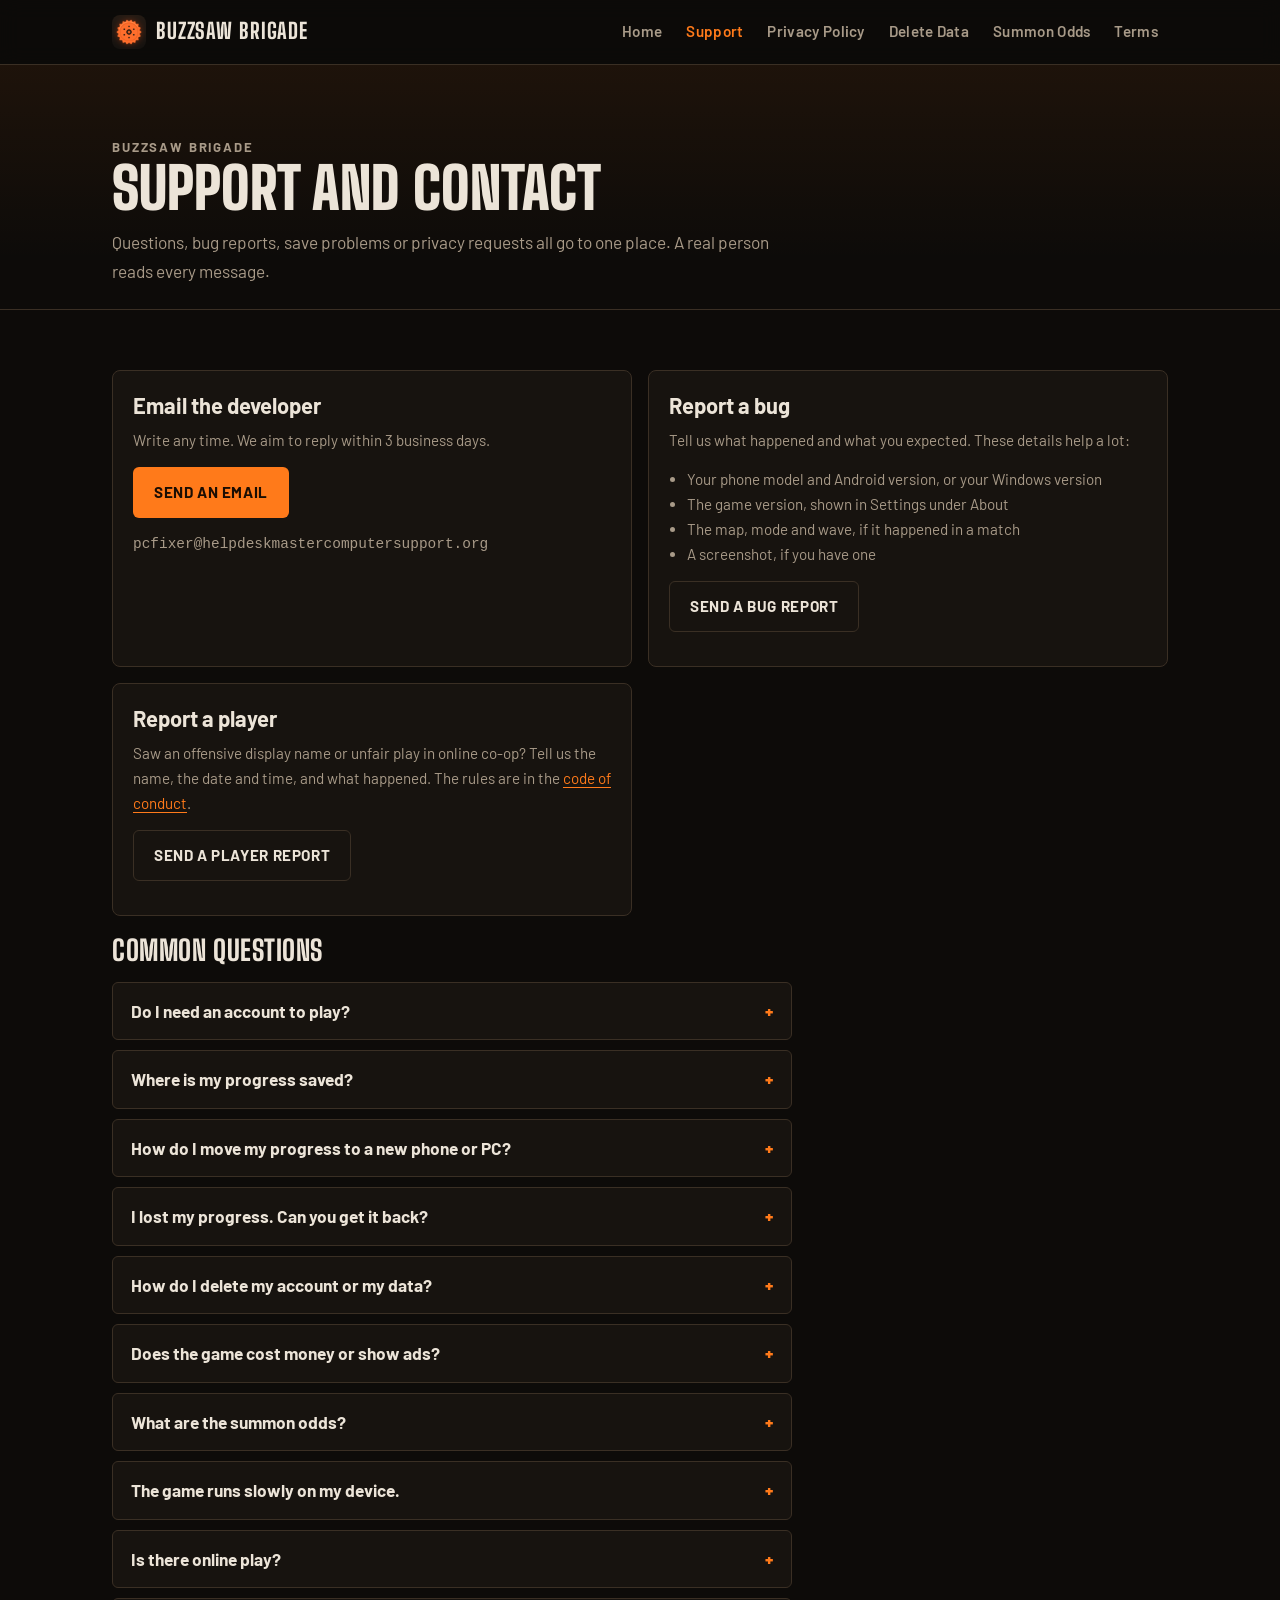
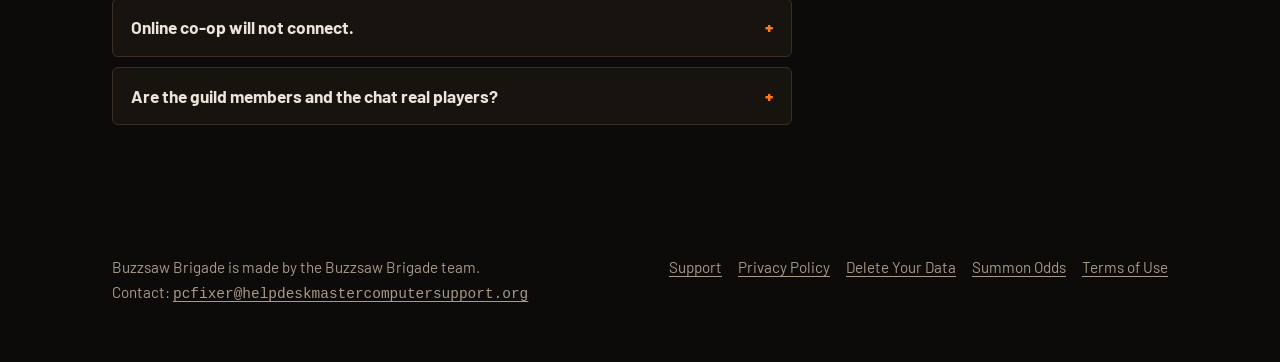
<file: support.html>
<!doctype html>
<html lang="en">
<head>
<meta charset="utf-8">
<meta name="viewport" content="width=device-width, initial-scale=1">
<title>Support and contact | Buzzsaw Brigade</title>
<meta name="description" content="Get help with Buzzsaw Brigade on Android and Windows. Contact the team by email, report a bug or a player, and read answers to common questions about saves, accounts and online co-op.">
<link rel="canonical" href="https://buzzsawbrigade.github.io/support.html">
<meta property="og:title" content="Support and contact | Buzzsaw Brigade">
<meta property="og:description" content="Get help with Buzzsaw Brigade on Android and Windows. Contact the team by email, report a bug or a player, and read answers to common questions about saves, accounts and online co-op.">
<meta property="og:type" content="website">
<meta property="og:url" content="https://buzzsawbrigade.github.io/support.html">
<meta property="og:image" content="https://buzzsawbrigade.github.io/img/og.jpg">
<meta name="theme-color" content="#0d0b09">
<link rel="icon" type="image/png" href="favicon.png">
<link rel="preconnect" href="https://fonts.googleapis.com">
<link rel="preconnect" href="https://fonts.gstatic.com" crossorigin>
<link href="https://fonts.googleapis.com/css2?family=Barlow:wght@400;600;700&family=Big+Shoulders+Display:wght@800;900&display=swap" rel="stylesheet">
<link rel="stylesheet" href="style.css">
</head>
<body>
<a class="skip" href="#main">Skip to content</a>
<header class="site-header">
  <div class="wrap">
    <a class="brand" href="index.html"><img src="img/icon-192.png" alt="" width="34" height="34"><span>Buzzsaw Brigade</span></a>
    <button class="menu-btn" type="button" aria-expanded="false" aria-controls="nav">Menu</button>
    <nav class="nav" id="nav" aria-label="Main"><a href="index.html">Home</a><a href="support.html" aria-current="page">Support</a><a href="privacy.html">Privacy Policy</a><a href="delete-data.html">Delete Data</a><a href="odds.html">Summon Odds</a><a href="terms.html">Terms</a></nav>
  </div>
</header>
<main id="main">
<div class="page-head"><div class="wrap">
  <p class="kicker">Buzzsaw Brigade</p>
  <h1>Support and contact</h1>
  <p>Questions, bug reports, save problems or privacy requests all go to one place. A real person reads every message.</p>
</div></div>

<div class="wrap" style="padding:40px clamp(16px,4vw,32px) 80px">
  <div class="cards">
    <div class="card">
      <h3>Email the developer</h3>
      <p>Write any time. We aim to reply within 3 business days.</p>
      <a class="btn btn-primary" href="mailto:pcfixer@helpdeskmastercomputersupport.org?subject=Buzzsaw%20Brigade%20support">Send an email</a>
      <p style="margin-top:12px"><span class="email">pcfixer@helpdeskmastercomputersupport.org</span></p>
    </div>
    <div class="card">
      <h3>Report a bug</h3>
      <p>Tell us what happened and what you expected. These details help a lot:</p>
      <ul style="margin:0;padding-left:18px;color:var(--muted);font-size:var(--text-sm)">
        <li>Your phone model and Android version, or your Windows version</li>
        <li>The game version, shown in Settings under About</li>
        <li>The map, mode and wave, if it happened in a match</li>
        <li>A screenshot, if you have one</li>
      </ul>
      <p style="margin-top:14px"><a class="btn btn-ghost" href="mailto:pcfixer@helpdeskmastercomputersupport.org?subject=Buzzsaw%20Brigade%20bug%20report&amp;body=Device%20(phone%20model%20or%20PC)%3A%0AAndroid%20or%20Windows%20version%3A%0AGame%20version%3A%0AWhat%20happened%3A%0A">Send a bug report</a></p>
    </div>
    <div class="card">
      <h3>Report a player</h3>
      <p>Saw an offensive display name or unfair play in online co-op? Tell us the name, the date and time, and what happened. The rules are in the <a href="terms.html#conduct">code of conduct</a>.</p>
      <p style="margin-top:14px"><a class="btn btn-ghost" href="mailto:pcfixer@helpdeskmastercomputersupport.org?subject=Buzzsaw%20Brigade%20player%20report&amp;body=Name%20you%20saw%3A%0ADate%20and%20time%3A%0AWhat%20happened%3A%0A">Send a player report</a></p>
    </div>
  </div>

  <div class="prose">
    <h2 id="faq">Common questions</h2>
    <details><summary>Do I need an account to play?</summary><div><p>No. Every mode works without an account. The optional account only stores a name and email on your device so the game can greet you and keep a profile. Online co-op uses an anonymous online account that the game makes for you, with no email or password.</p></div></details>
    <details><summary>Where is my progress saved?</summary><div><p>On your device only, whether you play on a phone or on a Windows PC. The game saves on its own after matches and purchases with in-game currency. Open Settings, then Save Data, to make a backup or copy a save code.</p></div></details>
    <details><summary>How do I move my progress to a new phone or PC?</summary><div><p>On the old device open Settings, then Save Data, then Export Save Code, and copy the code somewhere safe. On the new device use Import Save Code and paste it in.</p></div></details>
    <details><summary>I lost my progress. Can you get it back?</summary><div><p>Your save never reaches us, so we cannot restore it from our side. Check Settings, then Save Data, for a backup made on your device. If you saved a save code, import it.</p></div></details>
    <details><summary>How do I delete my account or my data?</summary><div><p>See the <a href="delete-data.html">delete your data page</a>. You can delete the device account and the online co-op account inside the game, or clear the game's storage to erase everything on the device.</p></div></details>
    <details><summary>Does the game cost money or show ads?</summary><div><p>The game is free and has no ads. The shop uses in-game currency that you earn by playing. If real money purchases are added later, the store listings and this site will say so first.</p></div></details>
    <details><summary>What are the summon odds?</summary><div><p>They are listed on the <a href="odds.html">summon odds page</a>, and the game shows the exact odds for your next draw before you spend anything.</p></div></details>
    <details><summary>The game runs slowly on my device.</summary><div><p>Open Settings and turn on Reduce Effects. It cuts particles and sounds for older devices. If it is still slow, send us your phone model or PC details.</p></div></details>
    <details><summary>Is there online play?</summary><div><p>Yes. Online co-op for two players is optional. You can join a quick match with another player or make a room and send the code to a friend. It needs an internet connection. Solo play works offline. The <a href="privacy.html#online">privacy policy</a> lists what online co-op stores.</p></div></details>
    <details><summary>Online co-op will not connect.</summary><div><p>Check your internet connection and make sure the game is up to date, because old versions cannot join. If the online buttons are missing, the co-op server is switched off for maintenance. Try again later, and email us if it lasts more than a day.</p></div></details>
    <details><summary>Are the guild members and the chat real players?</summary><div><p>Not in this version. The guild members, the friends list and the chat are simulated on your device. The only real player you meet is your partner in online co-op.</p></div></details>
  </div>
</div>
</main>
<footer class="site-footer">
  <div class="wrap">
    <div>Buzzsaw Brigade is made by the Buzzsaw Brigade team.<br>Contact: <a class="email" href="mailto:pcfixer@helpdeskmastercomputersupport.org">pcfixer@helpdeskmastercomputersupport.org</a></div>
    <nav aria-label="Footer">
      <a href="support.html">Support</a>
      <a href="privacy.html">Privacy Policy</a>
      <a href="delete-data.html">Delete Your Data</a>
      <a href="odds.html">Summon Odds</a>
      <a href="terms.html">Terms of Use</a>
    </nav>
  </div>
</footer>
<script>
  (function () {
    var b = document.querySelector(".menu-btn"), n = document.getElementById("nav");
    if (!b || !n) return;
    b.addEventListener("click", function () {
      var open = n.classList.toggle("open");
      b.setAttribute("aria-expanded", open ? "true" : "false");
    });
  })();
</script>
</body>
</html>
</file>
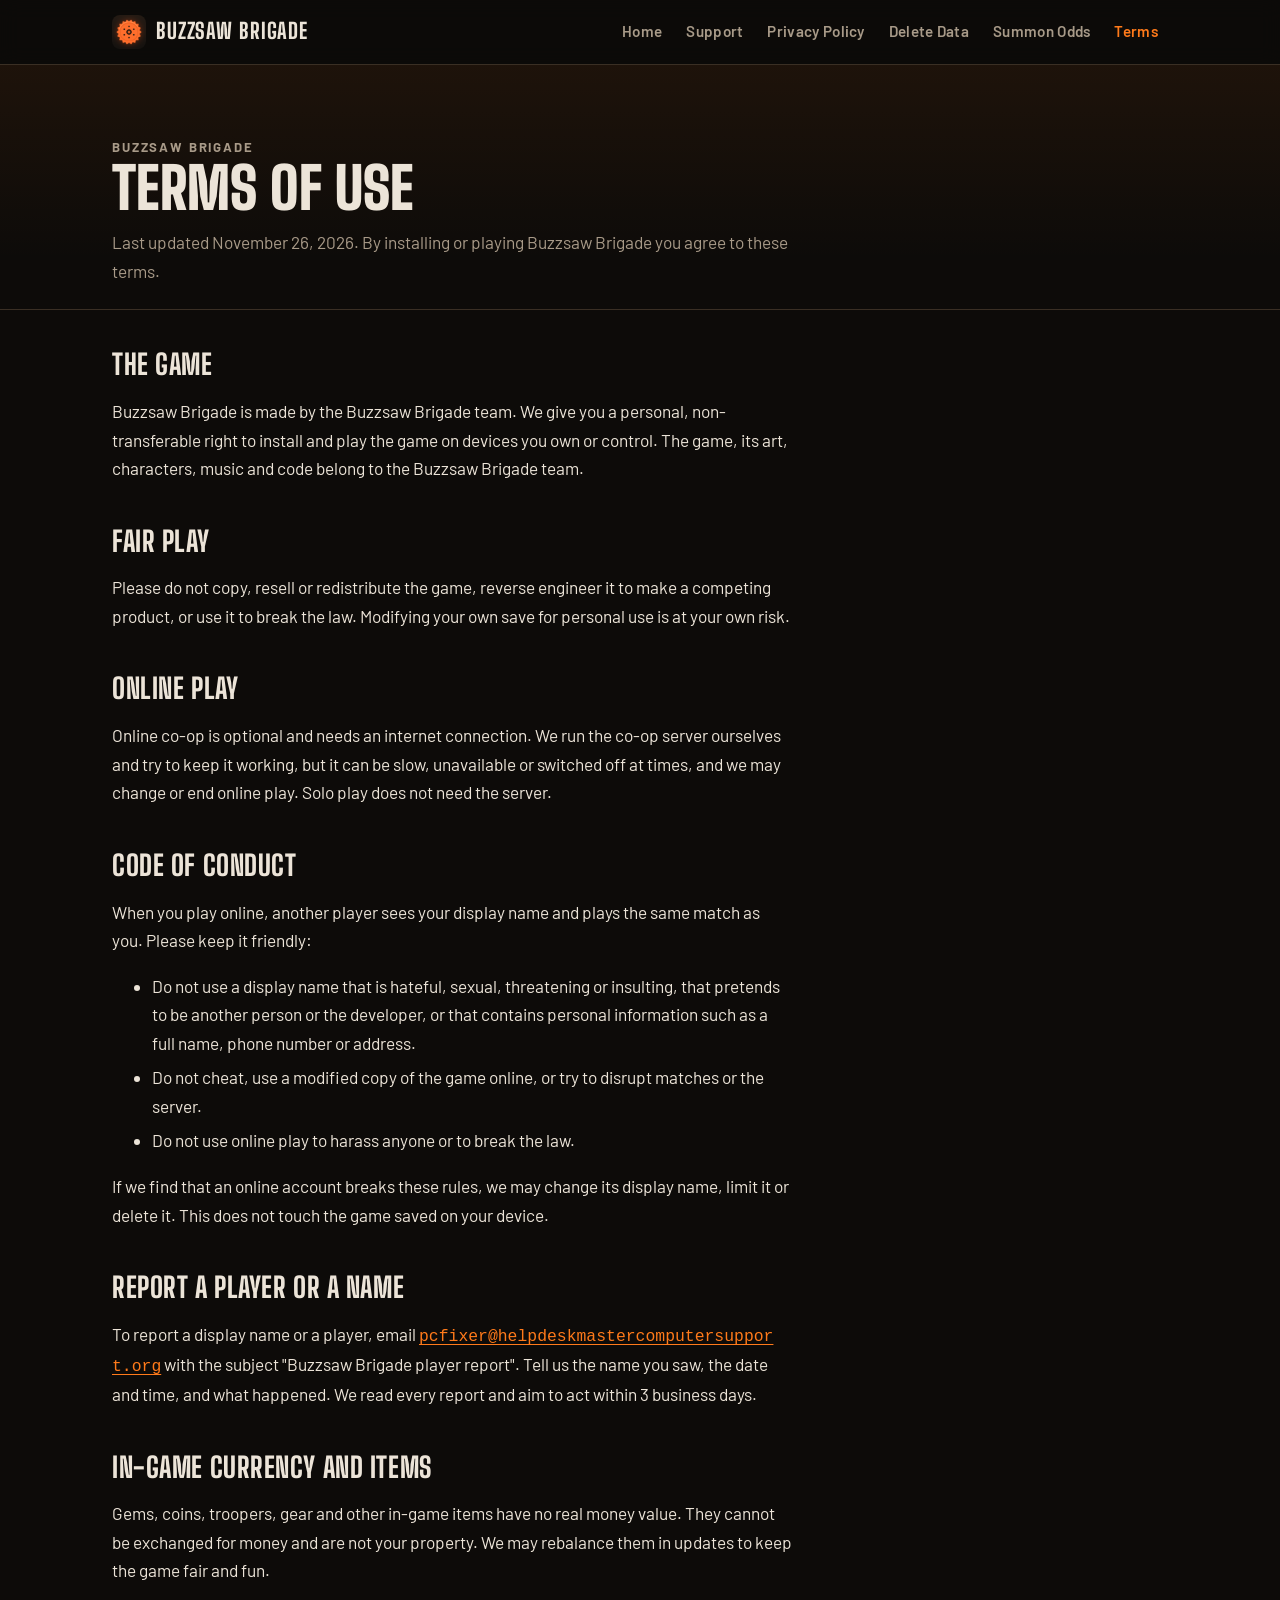
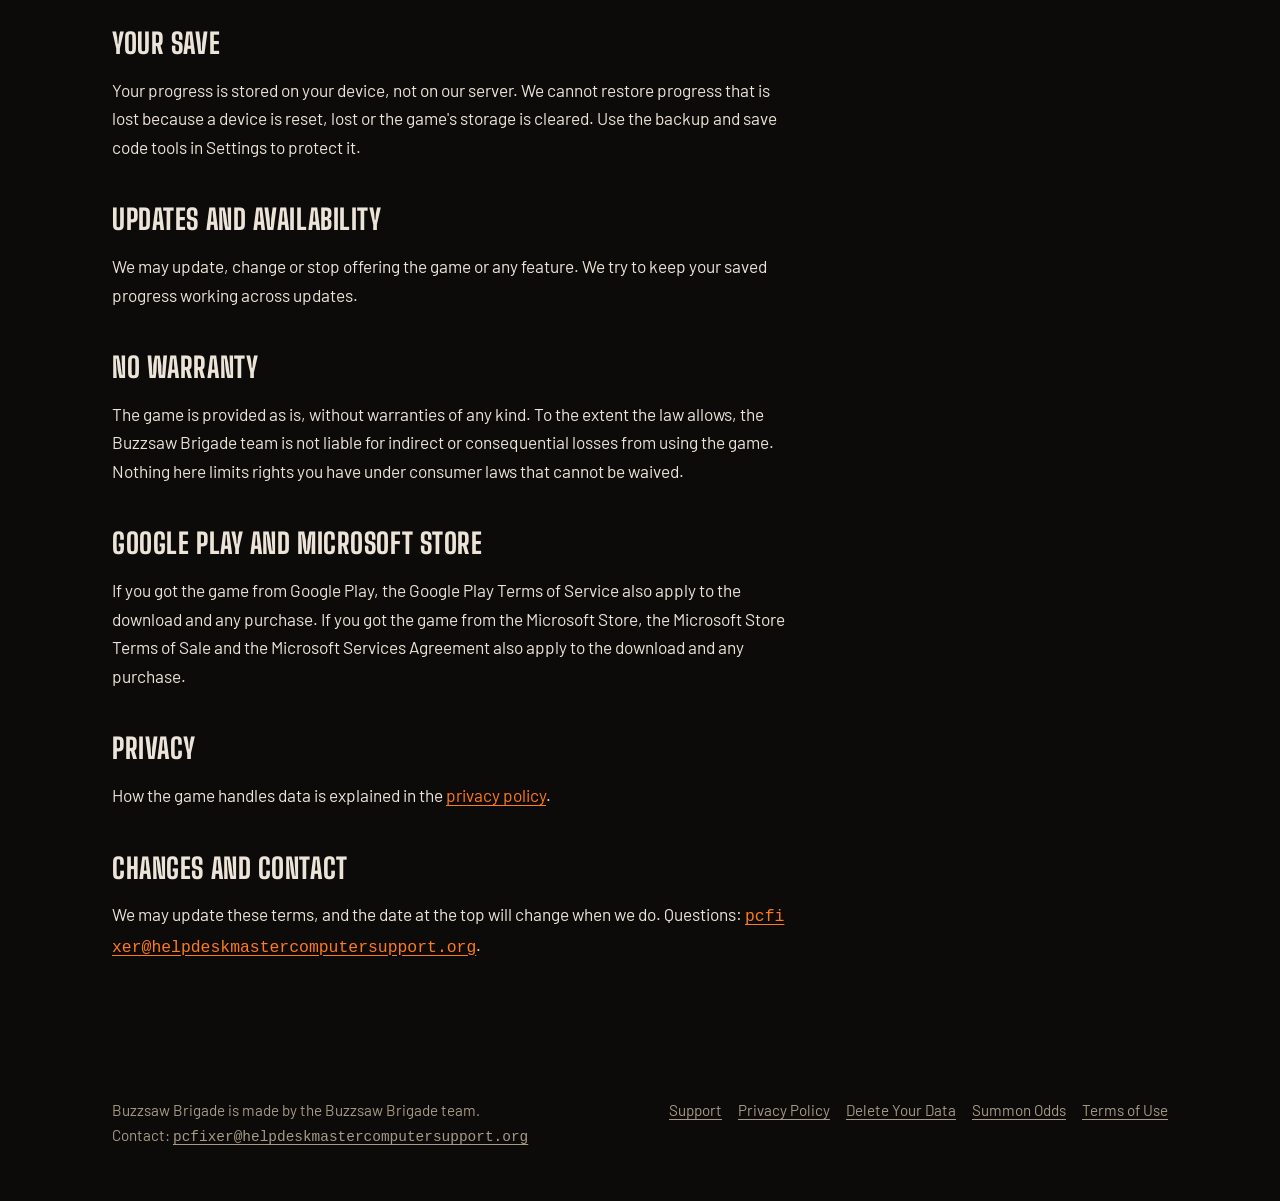
<file: terms.html>
<!doctype html>
<html lang="en">
<head>
<meta charset="utf-8">
<meta name="viewport" content="width=device-width, initial-scale=1">
<title>Terms of Use | Buzzsaw Brigade</title>
<meta name="description" content="Terms of use for the Buzzsaw Brigade game.">
<link rel="canonical" href="https://buzzsawbrigade.github.io/terms.html">
<meta property="og:title" content="Terms of Use | Buzzsaw Brigade">
<meta property="og:description" content="Terms of use for the Buzzsaw Brigade game.">
<meta property="og:type" content="website">
<meta property="og:url" content="https://buzzsawbrigade.github.io/terms.html">
<meta property="og:image" content="https://buzzsawbrigade.github.io/img/og.jpg">
<meta name="theme-color" content="#0d0b09">
<link rel="icon" type="image/png" href="favicon.png">
<link rel="preconnect" href="https://fonts.googleapis.com">
<link rel="preconnect" href="https://fonts.gstatic.com" crossorigin>
<link href="https://fonts.googleapis.com/css2?family=Barlow:wght@400;600;700&family=Big+Shoulders+Display:wght@800;900&display=swap" rel="stylesheet">
<link rel="stylesheet" href="style.css">
</head>
<body>
<a class="skip" href="#main">Skip to content</a>
<header class="site-header">
  <div class="wrap">
    <a class="brand" href="index.html"><img src="img/icon-192.png" alt="" width="34" height="34"><span>Buzzsaw Brigade</span></a>
    <button class="menu-btn" type="button" aria-expanded="false" aria-controls="nav">Menu</button>
    <nav class="nav" id="nav" aria-label="Main"><a href="index.html">Home</a><a href="support.html">Support</a><a href="privacy.html">Privacy Policy</a><a href="delete-data.html">Delete Data</a><a href="odds.html">Summon Odds</a><a href="terms.html" aria-current="page">Terms</a></nav>
  </div>
</header>
<main id="main">
<div class="page-head"><div class="wrap">
  <p class="kicker">Buzzsaw Brigade</p>
  <h1>Terms of Use</h1>
  <p>Last updated November 26, 2026. By installing or playing Buzzsaw Brigade you agree to these terms.</p>
</div></div>

<div class="wrap" style="padding:40px clamp(16px,4vw,32px) 80px">
  <div class="prose">
    <h2>The game</h2>
    <p>Buzzsaw Brigade is made by the Buzzsaw Brigade team. We give you a personal, non-transferable right to install and play the game on devices you own or control. The game, its art, characters, music and code belong to the Buzzsaw Brigade team.</p>

    <h2>Fair play</h2>
    <p>Please do not copy, resell or redistribute the game, reverse engineer it to make a competing product, or use it to break the law. Modifying your own save for personal use is at your own risk.</p>

    <h2 id="online">Online play</h2>
    <p>Online co-op is optional and needs an internet connection. We run the co-op server ourselves and try to keep it working, but it can be slow, unavailable or switched off at times, and we may change or end online play. Solo play does not need the server.</p>

    <h2 id="conduct">Code of conduct</h2>
    <p>When you play online, another player sees your display name and plays the same match as you. Please keep it friendly:</p>
    <ul>
      <li>Do not use a display name that is hateful, sexual, threatening or insulting, that pretends to be another person or the developer, or that contains personal information such as a full name, phone number or address.</li>
      <li>Do not cheat, use a modified copy of the game online, or try to disrupt matches or the server.</li>
      <li>Do not use online play to harass anyone or to break the law.</li>
    </ul>
    <p>If we find that an online account breaks these rules, we may change its display name, limit it or delete it. This does not touch the game saved on your device.</p>

    <h2 id="report">Report a player or a name</h2>
    <p>To report a display name or a player, email <a class="email" href="mailto:pcfixer@helpdeskmastercomputersupport.org?subject=Buzzsaw%20Brigade%20player%20report">pcfixer@helpdeskmastercomputersupport.org</a> with the subject "Buzzsaw Brigade player report". Tell us the name you saw, the date and time, and what happened. We read every report and aim to act within 3 business days.</p>

    <h2>In-game currency and items</h2>
    <p>Gems, coins, troopers, gear and other in-game items have no real money value. They cannot be exchanged for money and are not your property. We may rebalance them in updates to keep the game fair and fun.</p>

    <h2>Your save</h2>
    <p>Your progress is stored on your device, not on our server. We cannot restore progress that is lost because a device is reset, lost or the game's storage is cleared. Use the backup and save code tools in Settings to protect it.</p>

    <h2>Updates and availability</h2>
    <p>We may update, change or stop offering the game or any feature. We try to keep your saved progress working across updates.</p>

    <h2>No warranty</h2>
    <p>The game is provided as is, without warranties of any kind. To the extent the law allows, the Buzzsaw Brigade team is not liable for indirect or consequential losses from using the game. Nothing here limits rights you have under consumer laws that cannot be waived.</p>

    <h2>Google Play and Microsoft Store</h2>
    <p>If you got the game from Google Play, the Google Play Terms of Service also apply to the download and any purchase. If you got the game from the Microsoft Store, the Microsoft Store Terms of Sale and the Microsoft Services Agreement also apply to the download and any purchase.</p>

    <h2>Privacy</h2>
    <p>How the game handles data is explained in the <a href="privacy.html">privacy policy</a>.</p>

    <h2>Changes and contact</h2>
    <p>We may update these terms, and the date at the top will change when we do. Questions: <a class="email" href="mailto:pcfixer@helpdeskmastercomputersupport.org">pcfixer@helpdeskmastercomputersupport.org</a>.</p>
  </div>
</div>
</main>
<footer class="site-footer">
  <div class="wrap">
    <div>Buzzsaw Brigade is made by the Buzzsaw Brigade team.<br>Contact: <a class="email" href="mailto:pcfixer@helpdeskmastercomputersupport.org">pcfixer@helpdeskmastercomputersupport.org</a></div>
    <nav aria-label="Footer">
      <a href="support.html">Support</a>
      <a href="privacy.html">Privacy Policy</a>
      <a href="delete-data.html">Delete Your Data</a>
      <a href="odds.html">Summon Odds</a>
      <a href="terms.html">Terms of Use</a>
    </nav>
  </div>
</footer>
<script>
  (function () {
    var b = document.querySelector(".menu-btn"), n = document.getElementById("nav");
    if (!b || !n) return;
    b.addEventListener("click", function () {
      var open = n.classList.toggle("open");
      b.setAttribute("aria-expanded", open ? "true" : "false");
    });
  })();
</script>
</body>
</html>
</file>
<file: style.css>
:root {
  --bg: #0d0b09;
  --surface: #17130f;
  --surface-2: #1f1a14;
  --line: #3a2f24;
  --text: #ece4d8;
  --muted: #a89a88;
  --accent: #ff7a1a;
  --accent-ink: #1a0d03;
  --brass: #d9a54a;
  --danger: #ff6b5b;
  --radius: 6px;
  --max: 1120px;
  --prose: 68ch;
  --font-display: "Big Shoulders Display", "Oswald", Impact, sans-serif;
  --font-body: "Barlow", "Segoe UI", system-ui, sans-serif;
  --text-xs: clamp(0.75rem, 0.72rem + 0.15vw, 0.82rem);
  --text-sm: clamp(0.875rem, 0.85rem + 0.15vw, 0.95rem);
  --text-base: clamp(1rem, 0.97rem + 0.15vw, 1.08rem);
  --text-lg: clamp(1.15rem, 1.05rem + 0.4vw, 1.4rem);
  --text-xl: clamp(1.6rem, 1.3rem + 1.2vw, 2.3rem);
  --text-hero: clamp(2.8rem, 1.8rem + 4.5vw, 5.6rem);
}

* { box-sizing: border-box; }
html { -webkit-text-size-adjust: 100%; }
body {
  margin: 0;
  background: var(--bg);
  color: var(--text);
  font-family: var(--font-body);
  font-size: var(--text-base);
  line-height: 1.65;
}
img { max-width: 100%; display: block; }
a { color: var(--accent); text-underline-offset: 3px; }
a:hover { color: #ffa25c; }
:focus-visible { outline: 2px solid var(--brass); outline-offset: 3px; }

.skip { position: absolute; left: -9999px; }
.skip:focus { left: 12px; top: 12px; background: var(--accent); color: var(--accent-ink); padding: 8px 12px; z-index: 99; }

.wrap { max-width: var(--max); margin: 0 auto; padding: 0 clamp(16px, 4vw, 32px); }

/* header */
.site-header {
  position: sticky; top: 0; z-index: 50;
  background: rgba(13, 11, 9, 0.92);
  backdrop-filter: blur(10px);
  border-bottom: 1px solid var(--line);
}
.site-header .wrap { display: flex; align-items: center; justify-content: space-between; gap: 16px; min-height: 64px; }
.brand { display: flex; align-items: center; gap: 10px; color: var(--text); text-decoration: none; }
.brand img { width: 34px; height: 34px; border-radius: 8px; }
.brand span { font-family: var(--font-display); font-weight: 800; font-size: 1.35rem; letter-spacing: 0.04em; text-transform: uppercase; }
.nav { display: flex; gap: 4px; flex-wrap: wrap; }
.nav a {
  color: var(--muted); text-decoration: none; font-size: var(--text-sm); font-weight: 600;
  padding: 8px 10px; border-radius: var(--radius); letter-spacing: 0.02em;
}
.nav a:hover { color: var(--text); background: var(--surface-2); }
.nav a[aria-current="page"] { color: var(--accent); }
.menu-btn { display: none; }

@media (max-width: 820px) {
  .menu-btn {
    display: inline-flex; align-items: center; gap: 6px;
    background: var(--surface-2); color: var(--text); border: 1px solid var(--line);
    border-radius: var(--radius); padding: 8px 12px; font: 600 var(--text-sm) var(--font-body); cursor: pointer;
  }
  .nav {
    display: none; position: absolute; left: 0; right: 0; top: 64px;
    flex-direction: column; background: var(--surface); border-bottom: 1px solid var(--line); padding: 8px 16px 16px;
  }
  .nav.open { display: flex; }
  .nav a { padding: 12px 8px; font-size: var(--text-base); }
}

/* hero */
.hero { position: relative; overflow: hidden; border-bottom: 1px solid var(--line); }
.hero-grid { display: grid; grid-template-columns: 1.1fr 0.9fr; gap: clamp(24px, 4vw, 56px); align-items: center; padding-block: clamp(40px, 7vw, 96px); }
.hero h1 {
  font-family: var(--font-display); font-weight: 900; font-size: var(--text-hero);
  line-height: 0.92; letter-spacing: 0.01em; text-transform: uppercase; margin: 0 0 20px;
}
.hero h1 em { font-style: normal; color: var(--accent); }
.hero p.lead { color: var(--muted); font-size: var(--text-lg); max-width: 40ch; margin: 0 0 28px; line-height: 1.5; }
.hero-art { position: relative; border-radius: 10px; overflow: hidden; border: 1px solid var(--line); aspect-ratio: 3 / 4; }
.hero-art img { width: 100%; height: 100%; object-fit: cover; object-position: 50% 30%; }
.hero::before {
  content: ""; position: absolute; inset: 0;
  background: radial-gradient(60% 70% at 80% 30%, rgba(255, 122, 26, 0.16), transparent 70%);
  pointer-events: none;
}
@media (max-width: 820px) {
  .hero-grid { grid-template-columns: 1fr; }
  .hero-art { aspect-ratio: 4 / 3; }
}

.btns { display: flex; gap: 12px; flex-wrap: wrap; }
.btn {
  display: inline-flex; align-items: center; justify-content: center; gap: 8px;
  padding: 12px 20px; border-radius: var(--radius); font-weight: 700; font-size: var(--text-sm);
  letter-spacing: 0.04em; text-transform: uppercase; text-decoration: none; border: 1px solid transparent;
}
.btn-primary { background: var(--accent); color: var(--accent-ink); }
.btn-primary:hover { background: #ff9440; color: var(--accent-ink); }
.btn-ghost { border-color: var(--line); color: var(--text); background: var(--surface); }
.btn-ghost:hover { border-color: var(--brass); color: var(--text); }

/* sections */
section.block { padding: clamp(48px, 8vw, 104px) 0; border-bottom: 1px solid var(--line); }
.kicker { font-size: var(--text-xs); color: var(--brass); font-weight: 700; letter-spacing: 0.14em; text-transform: uppercase; margin: 0 0 10px; }
h2 { font-family: var(--font-display); font-weight: 800; font-size: var(--text-xl); line-height: 1.05; text-transform: uppercase; letter-spacing: 0.02em; margin: 0 0 16px; }
h3 { font-size: var(--text-lg); line-height: 1.3; margin: 28px 0 8px; }

.split { display: grid; grid-template-columns: 1fr 1fr; gap: clamp(24px, 5vw, 64px); align-items: center; }
@media (max-width: 820px) { .split { grid-template-columns: 1fr; } }

.roster { display: grid; grid-template-columns: repeat(5, 1fr); gap: 12px; margin-top: 28px; }
.roster figure { margin: 0; background: var(--surface); border: 1px solid var(--line); border-radius: 8px; overflow: hidden; }
.roster img { width: 100%; aspect-ratio: 3 / 4; object-fit: cover; object-position: top; }
.roster figcaption { padding: 10px 12px; font-size: var(--text-sm); color: var(--muted); }
.roster figcaption b { display: block; color: var(--text); font-family: var(--font-display); font-size: 1.1rem; letter-spacing: 0.04em; text-transform: uppercase; }
@media (max-width: 900px) { .roster { grid-template-columns: repeat(3, 1fr); } }
@media (max-width: 520px) { .roster { grid-template-columns: repeat(2, 1fr); } }

.facts { display: grid; grid-template-columns: repeat(3, 1fr); gap: 16px; margin-top: 28px; }
.fact { background: var(--surface); border: 1px solid var(--line); border-radius: 8px; padding: 20px; }
.fact b { display: block; font-family: var(--font-display); font-size: 1.3rem; text-transform: uppercase; letter-spacing: 0.03em; margin-bottom: 6px; }
.fact p { margin: 0; color: var(--muted); font-size: var(--text-sm); }
@media (max-width: 820px) { .facts { grid-template-columns: 1fr; } }

.shots { display: flex; gap: 16px; justify-content: center; }
.shots img { width: min(46%, 260px); border-radius: 14px; border: 1px solid var(--line); }

/* document pages */
.page-head { padding: clamp(40px, 6vw, 72px) 0 24px; border-bottom: 1px solid var(--line);
  background: linear-gradient(180deg, rgba(255,122,26,0.07), transparent 80%); }
.page-head h1 { font-family: var(--font-display); font-weight: 900; font-size: clamp(2.2rem, 1.6rem + 2.6vw, 3.6rem); line-height: 1; text-transform: uppercase; margin: 0 0 12px; }
.page-head p { color: var(--muted); margin: 0; max-width: var(--prose); }

.doc { display: grid; grid-template-columns: 220px 1fr; gap: clamp(24px, 5vw, 64px); padding-block: 40px 80px; }
.toc { position: sticky; top: 88px; align-self: start; font-size: var(--text-sm); }
.toc p { color: var(--brass); font-weight: 700; letter-spacing: 0.12em; text-transform: uppercase; font-size: var(--text-xs); margin: 0 0 8px; }
.toc a { display: block; color: var(--muted); text-decoration: none; padding: 5px 0; border-left: 2px solid var(--line); padding-left: 12px; }
.toc a:hover { color: var(--text); border-color: var(--accent); }
.prose { max-width: var(--prose); }
.prose h2 { font-size: clamp(1.35rem, 1.2rem + 0.7vw, 1.8rem); margin-top: 44px; scroll-margin-top: 88px; }
.prose h2:first-child { margin-top: 0; }
.prose li { margin: 6px 0; }
.prose table { width: 100%; border-collapse: collapse; margin: 16px 0; font-size: var(--text-sm); }
.prose th, .prose td { text-align: left; padding: 10px 12px; border-bottom: 1px solid var(--line); vertical-align: top; }
.prose th { color: var(--brass); font-weight: 700; text-transform: uppercase; font-size: var(--text-xs); letter-spacing: 0.08em; }
.prose td.num { font-variant-numeric: tabular-nums; }
@media (max-width: 820px) {
  .doc { grid-template-columns: 1fr; }
  .toc { position: static; }
}

.callout { background: var(--surface); border: 1px solid var(--line); border-left: 3px solid var(--accent); border-radius: var(--radius); padding: 16px 20px; margin: 20px 0; }
.callout p { margin: 0; }
.callout p + p { margin-top: 8px; }

.cards { display: grid; grid-template-columns: repeat(2, 1fr); gap: 16px; margin: 20px 0; }
.card { background: var(--surface); border: 1px solid var(--line); border-radius: 8px; padding: 20px; }
.card h3 { margin-top: 0; }
.card p { color: var(--muted); margin: 0 0 14px; font-size: var(--text-sm); }
@media (max-width: 640px) { .cards { grid-template-columns: 1fr; } }

details { background: var(--surface); border: 1px solid var(--line); border-radius: var(--radius); margin: 10px 0; }
summary { cursor: pointer; padding: 14px 18px; font-weight: 700; list-style: none; }
summary::-webkit-details-marker { display: none; }
summary::after { content: "+"; float: right; color: var(--accent); font-weight: 800; }
details[open] summary::after { content: "\2212"; }
details > div { padding: 0 18px 16px; color: var(--muted); }
details > div p { margin: 0 0 8px; }

.email { font-family: ui-monospace, Menlo, Consolas, monospace; font-size: 0.95em; word-break: break-all; }

/* footer */
.site-footer { padding: 40px 0 56px; color: var(--muted); font-size: var(--text-sm); }
.site-footer .wrap { display: flex; flex-wrap: wrap; justify-content: space-between; gap: 24px; }
.site-footer nav { display: flex; flex-wrap: wrap; gap: 16px; }
.site-footer a { color: var(--muted); }
.site-footer a:hover { color: var(--text); }
</file>
